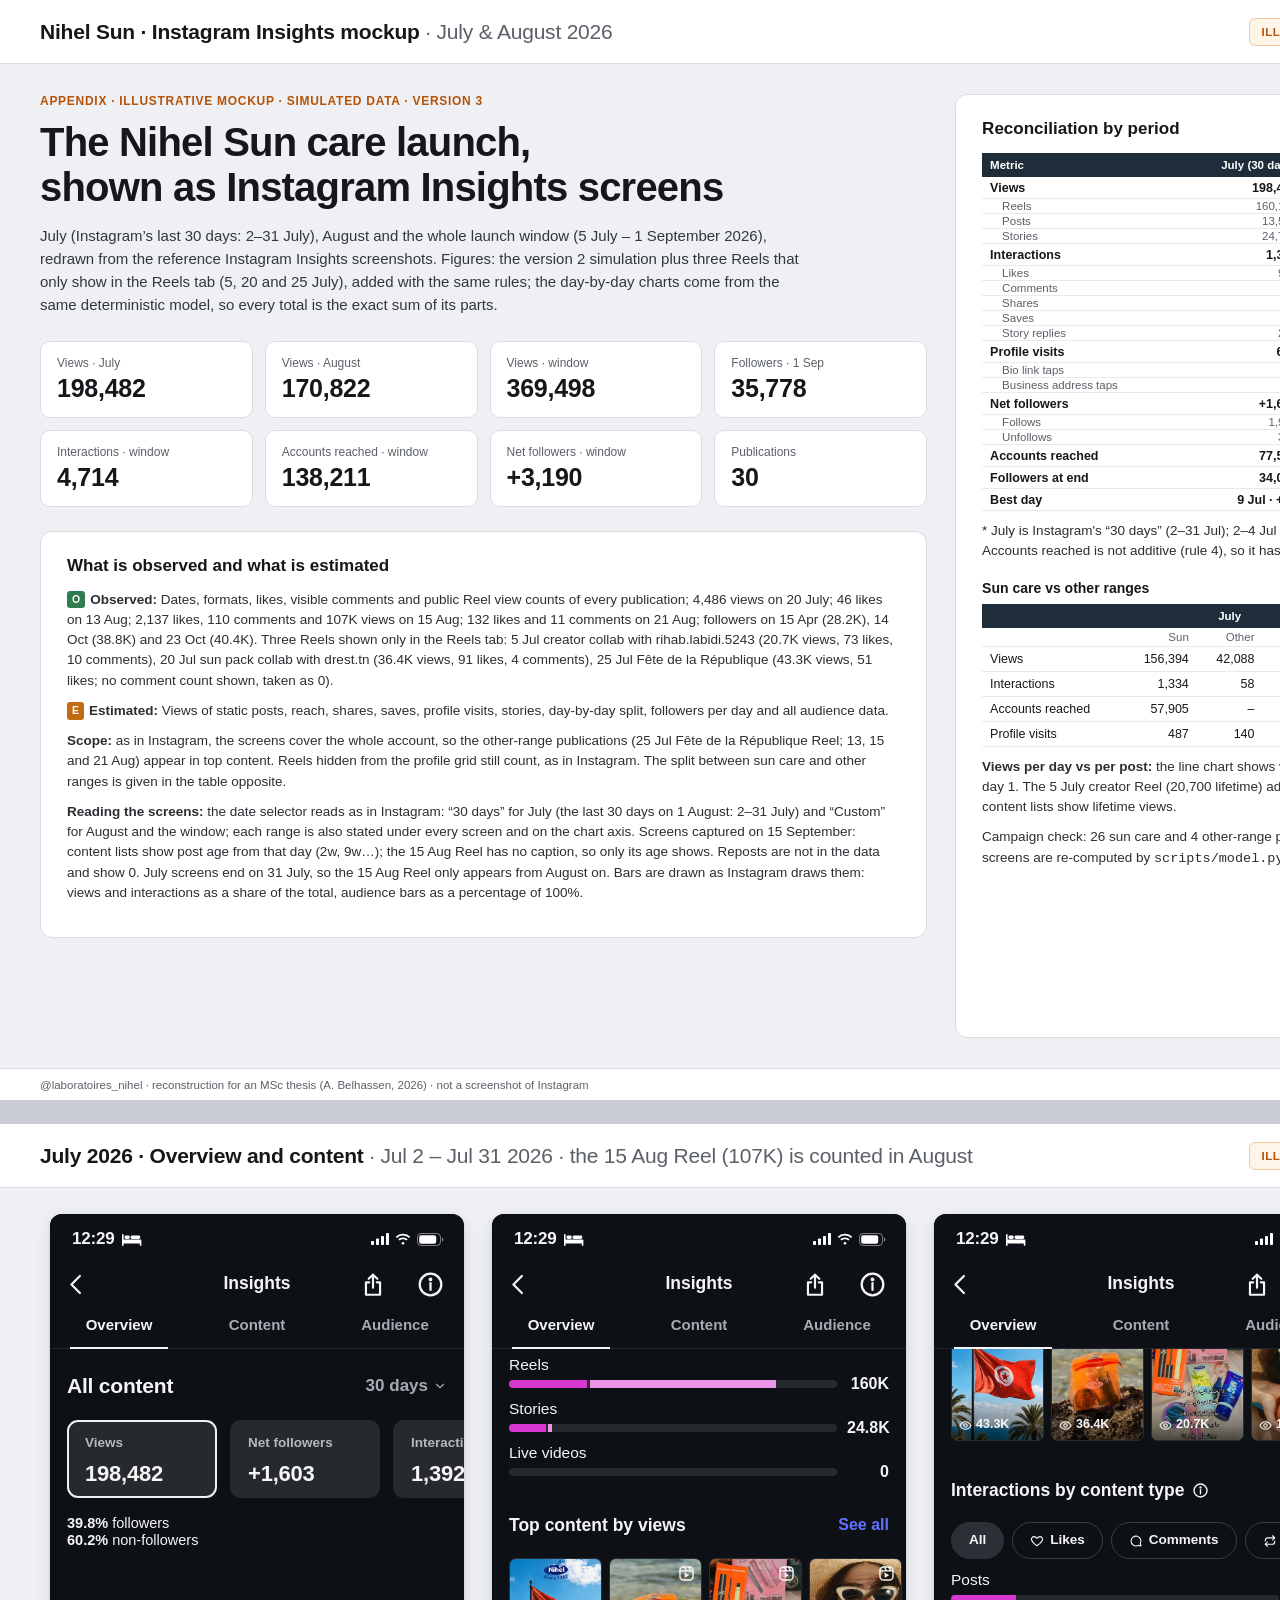
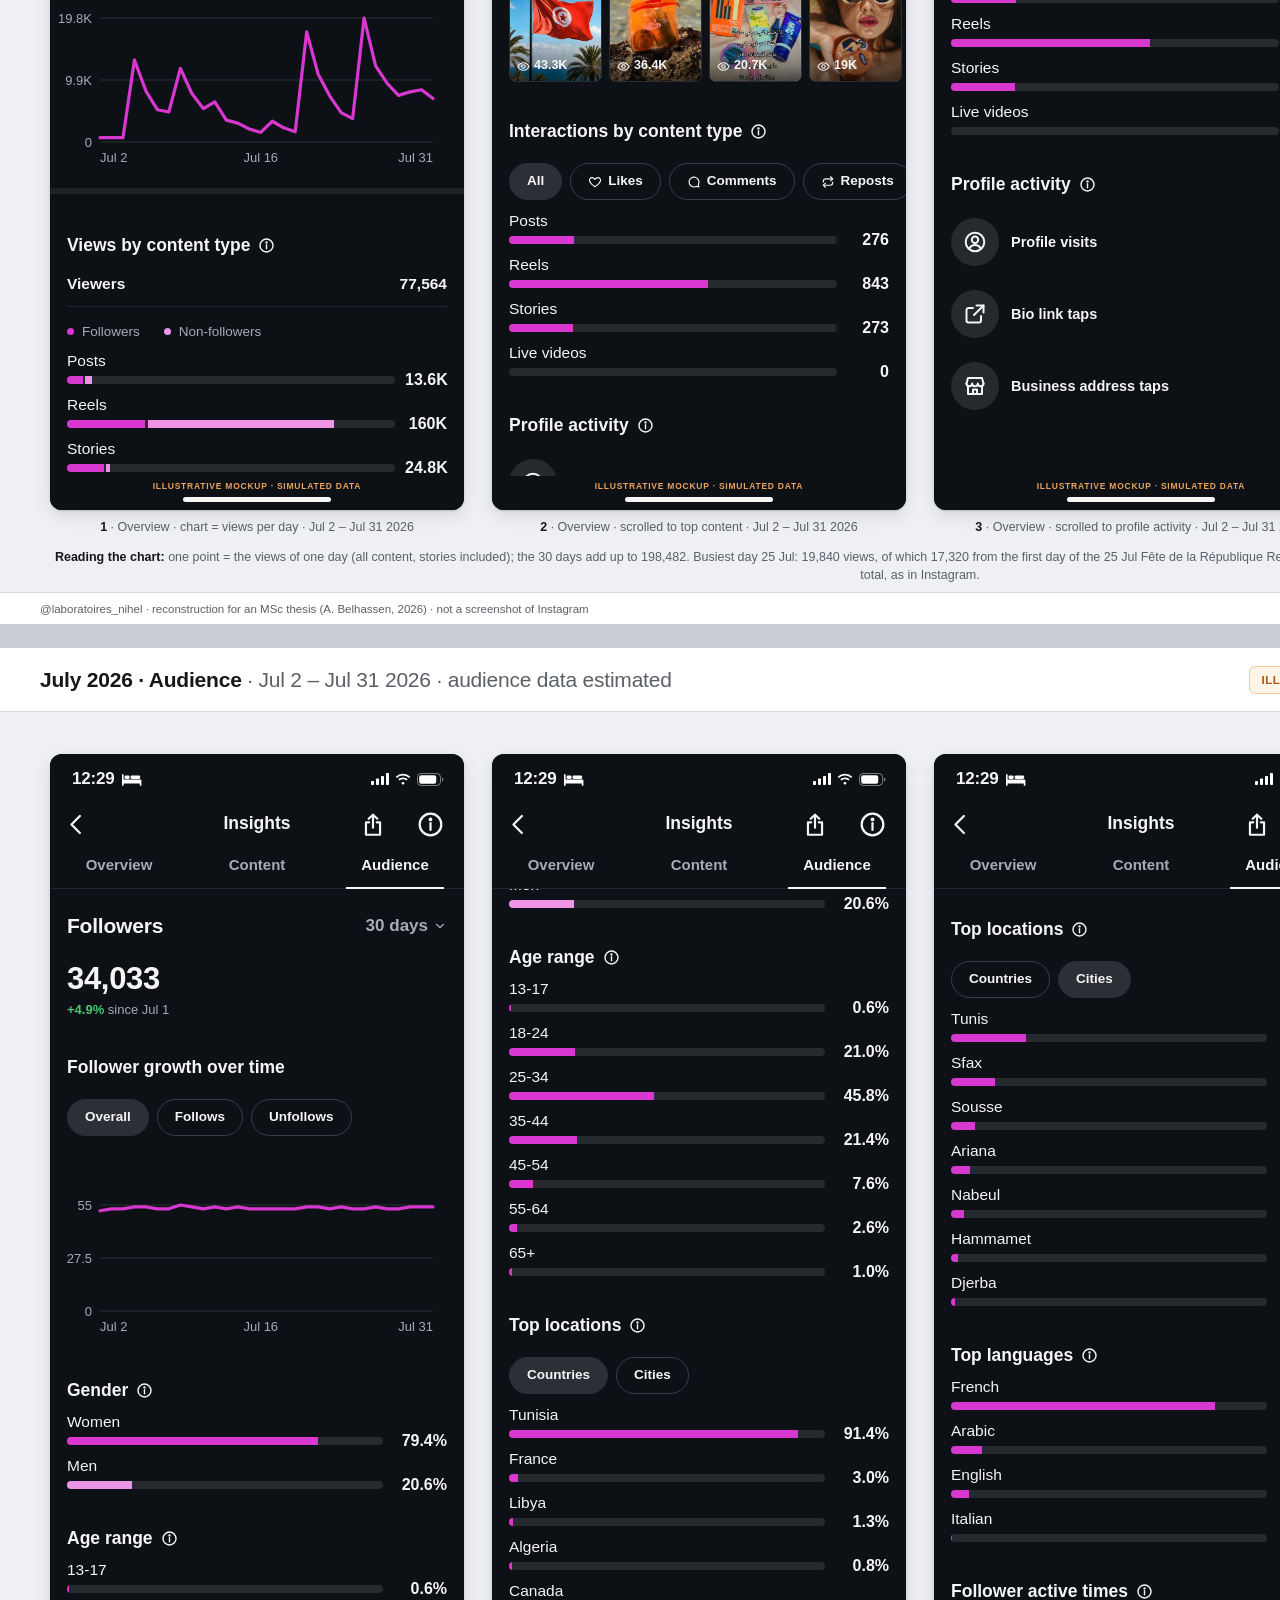
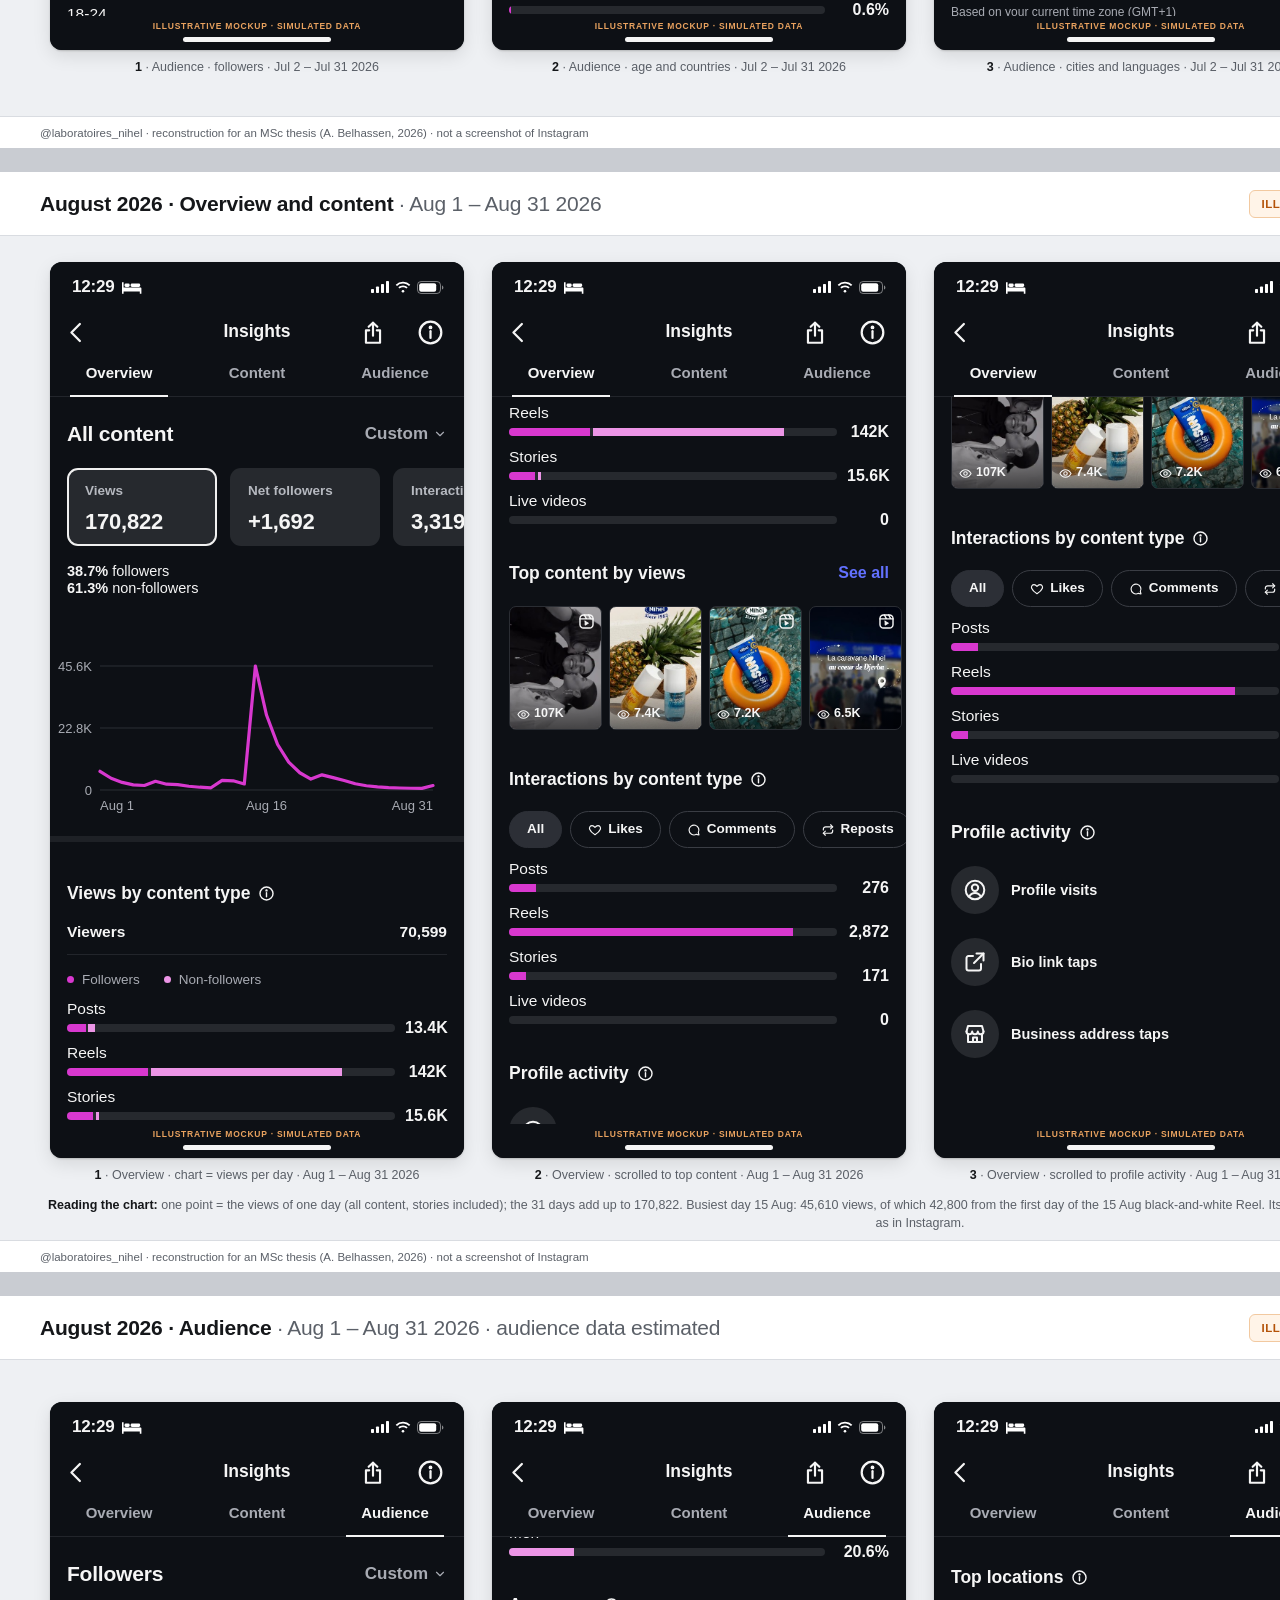
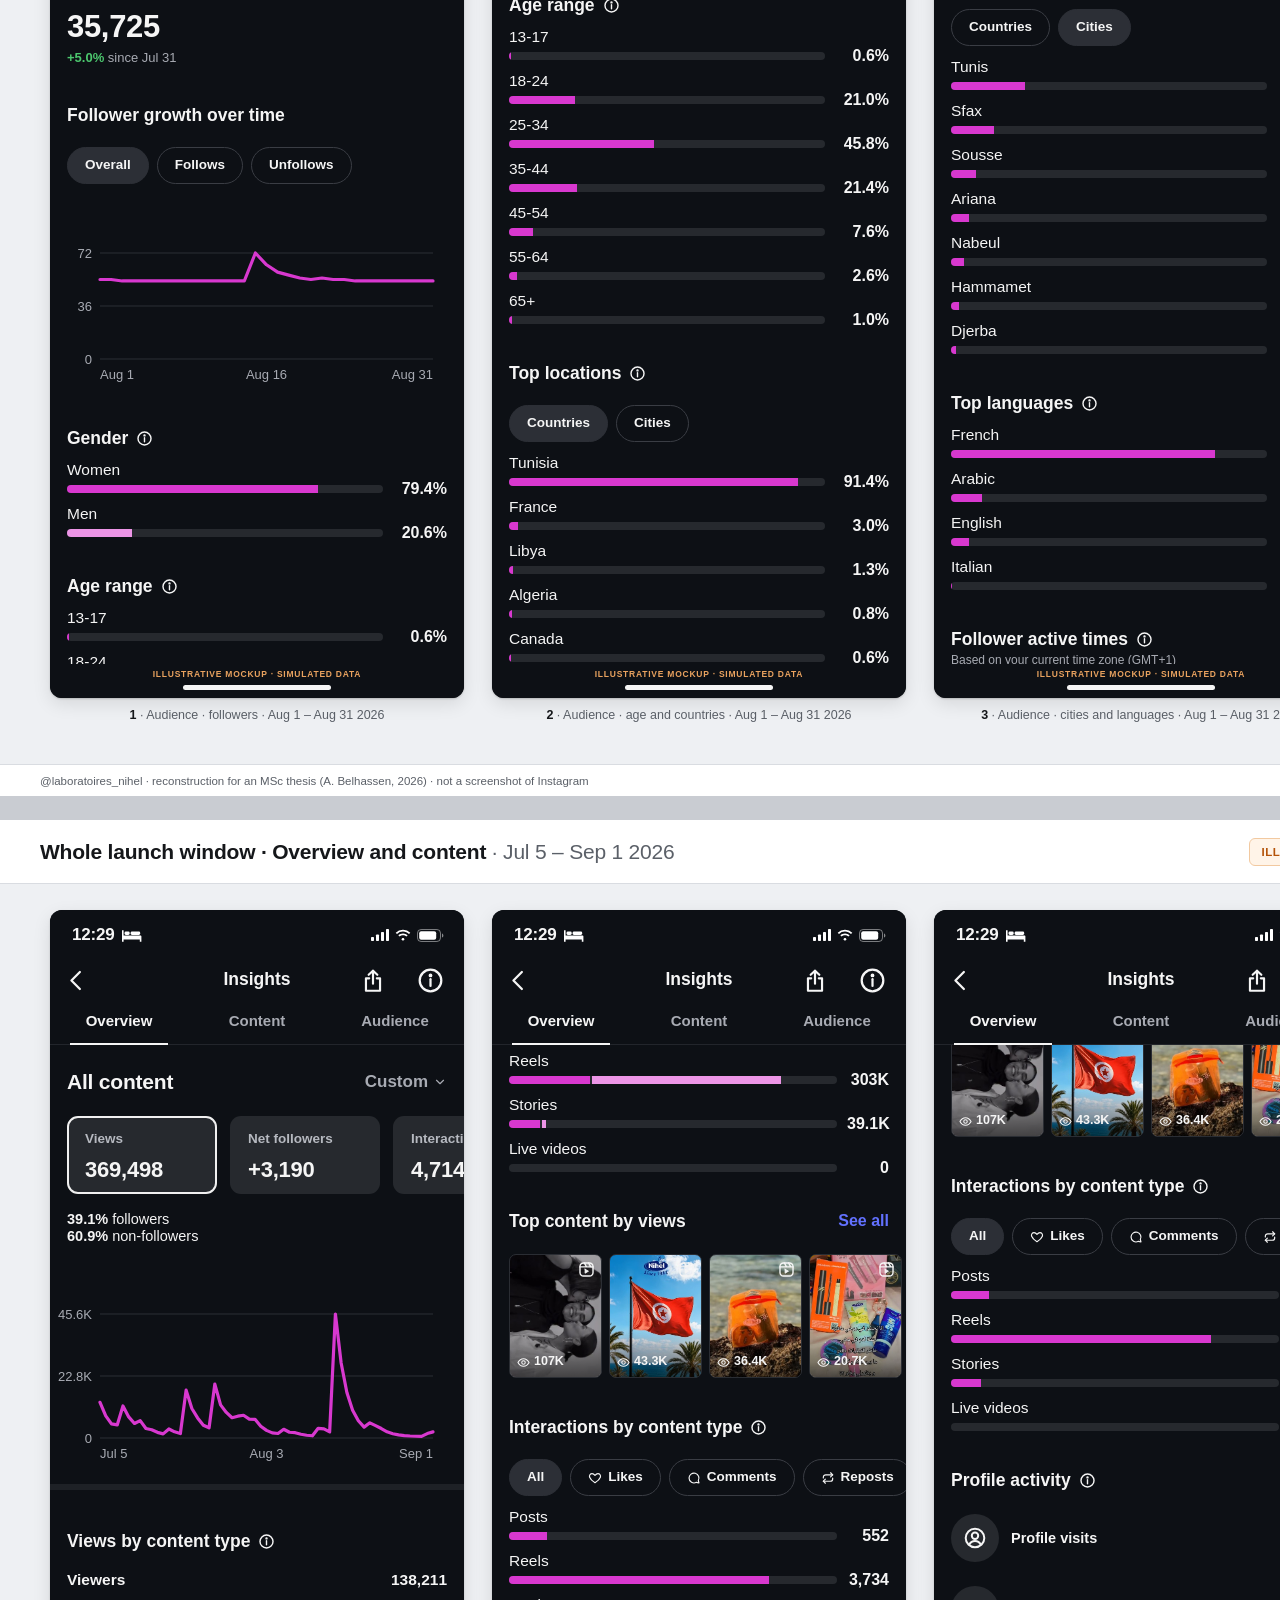
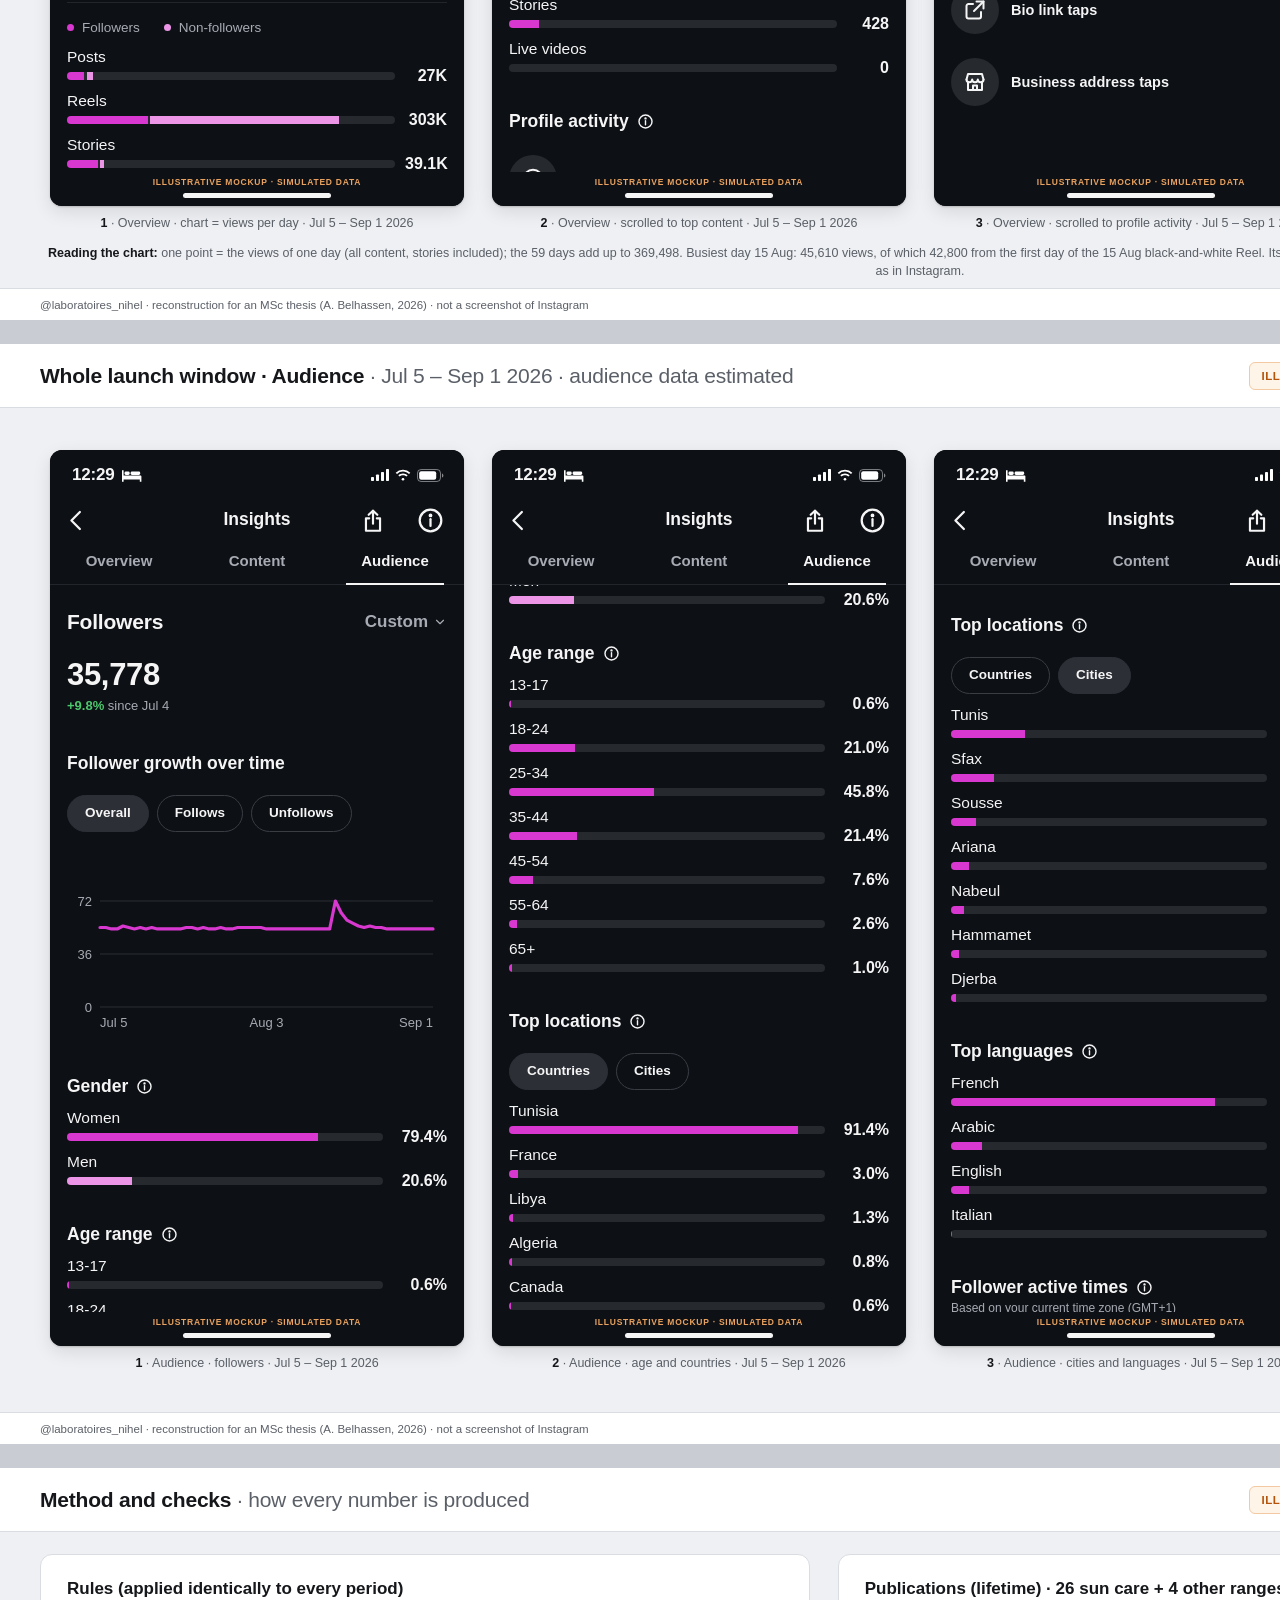
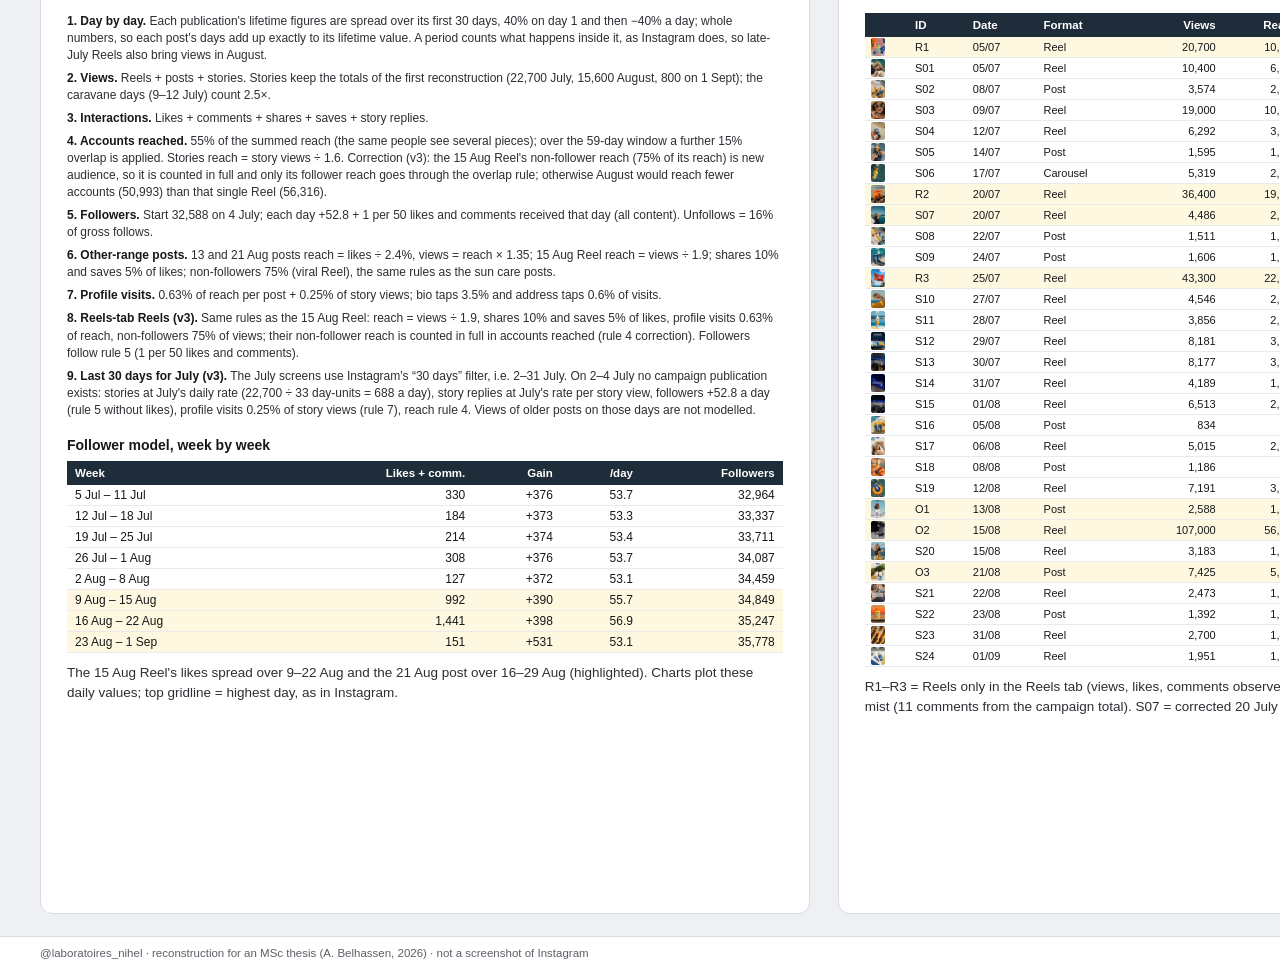
<file: src/index.html>
<!doctype html>
<html lang="en">
<head>
<meta charset="utf-8">
<meta name="viewport" content="width=device-width, initial-scale=1">
<title>Nihel Sun Insights Mockup</title>
<link rel="stylesheet" href="styles.css">
</head>
<body>
<script src="data.js"></script>
<script src="app.js"></script>
</body>
</html>
</file>
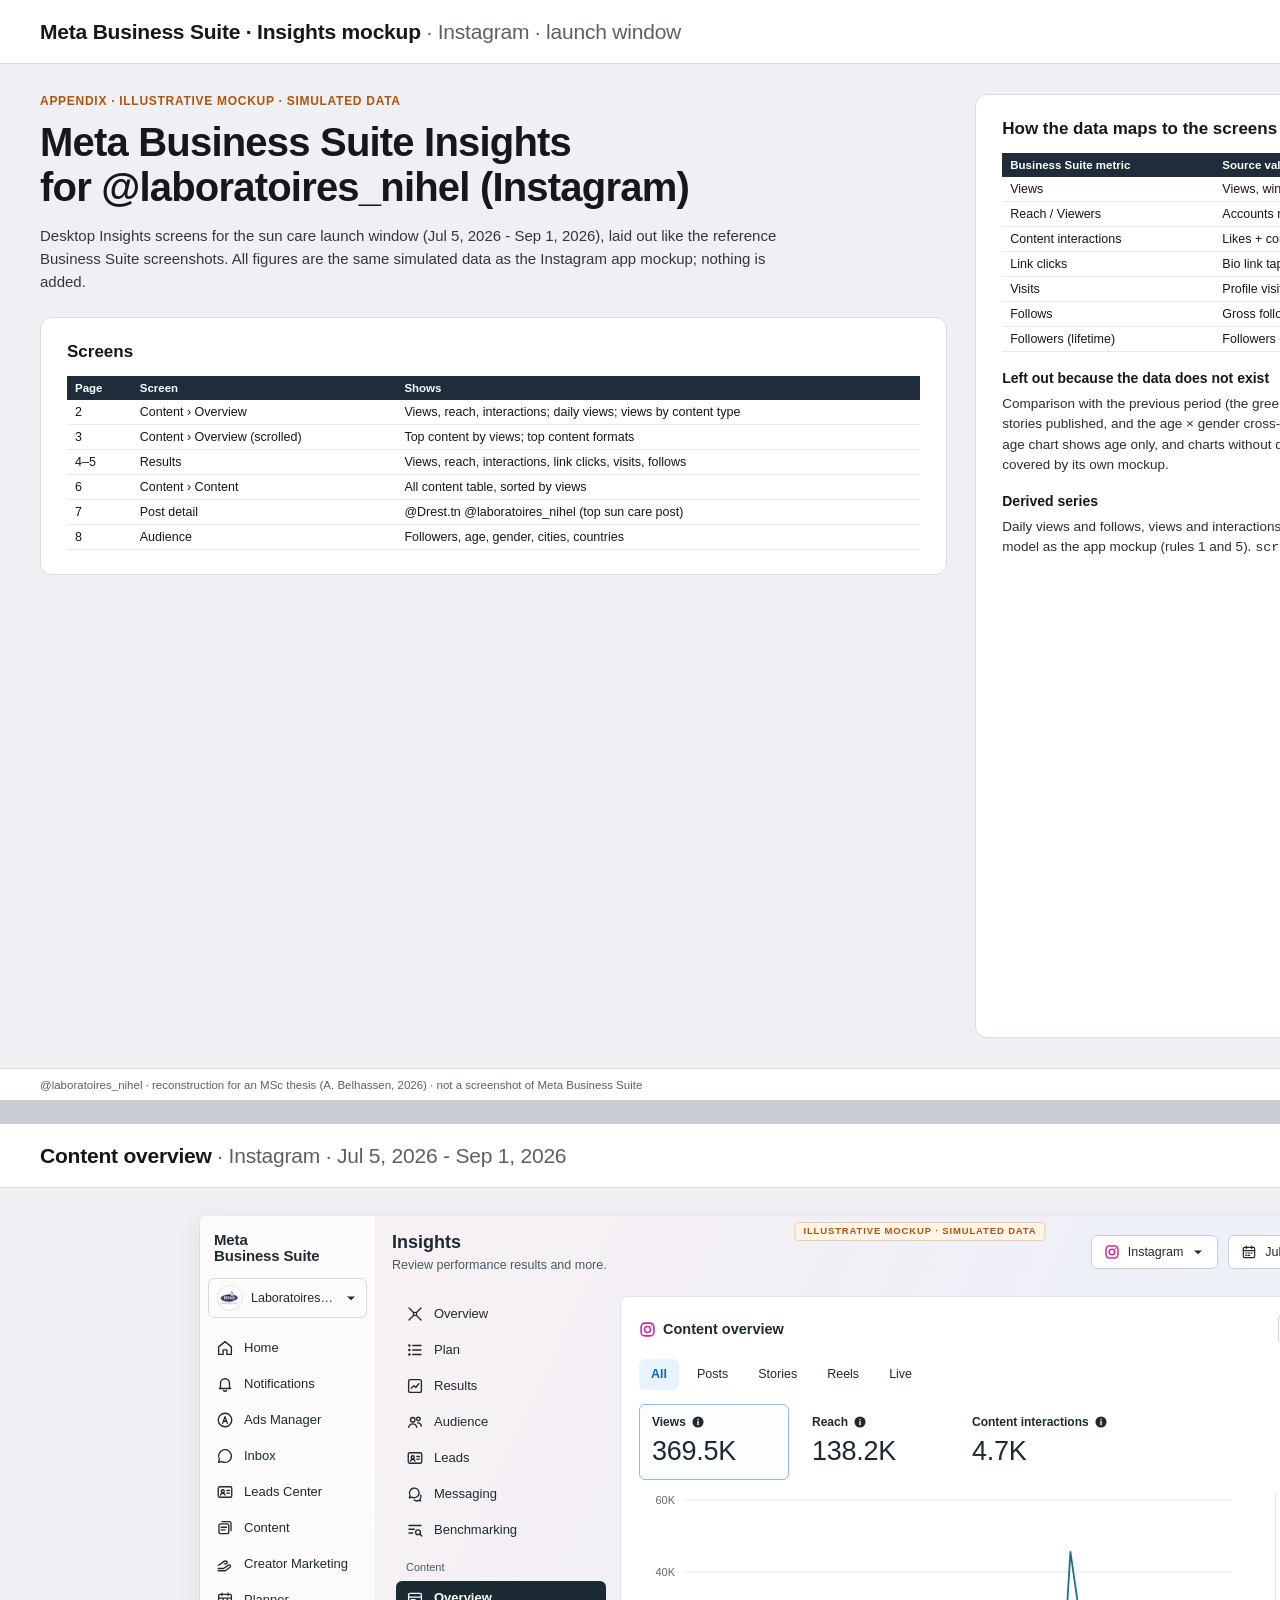
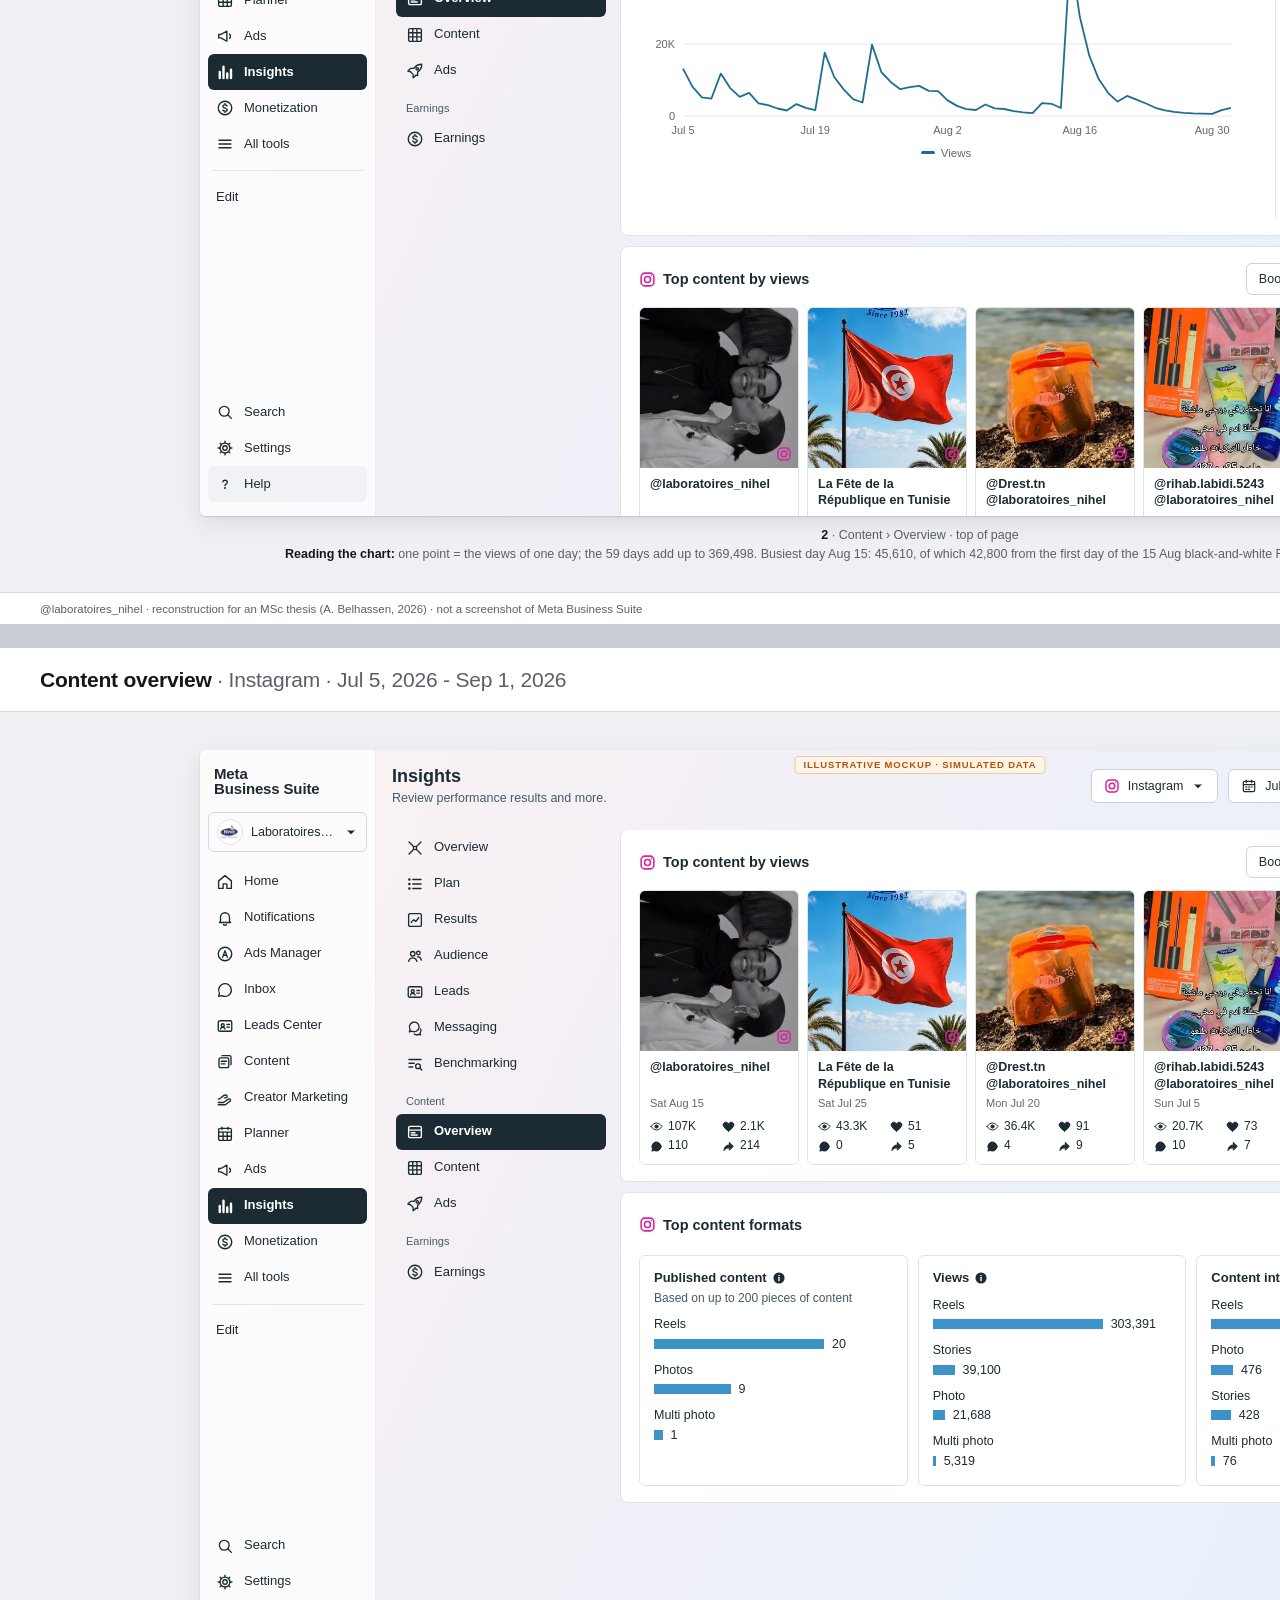
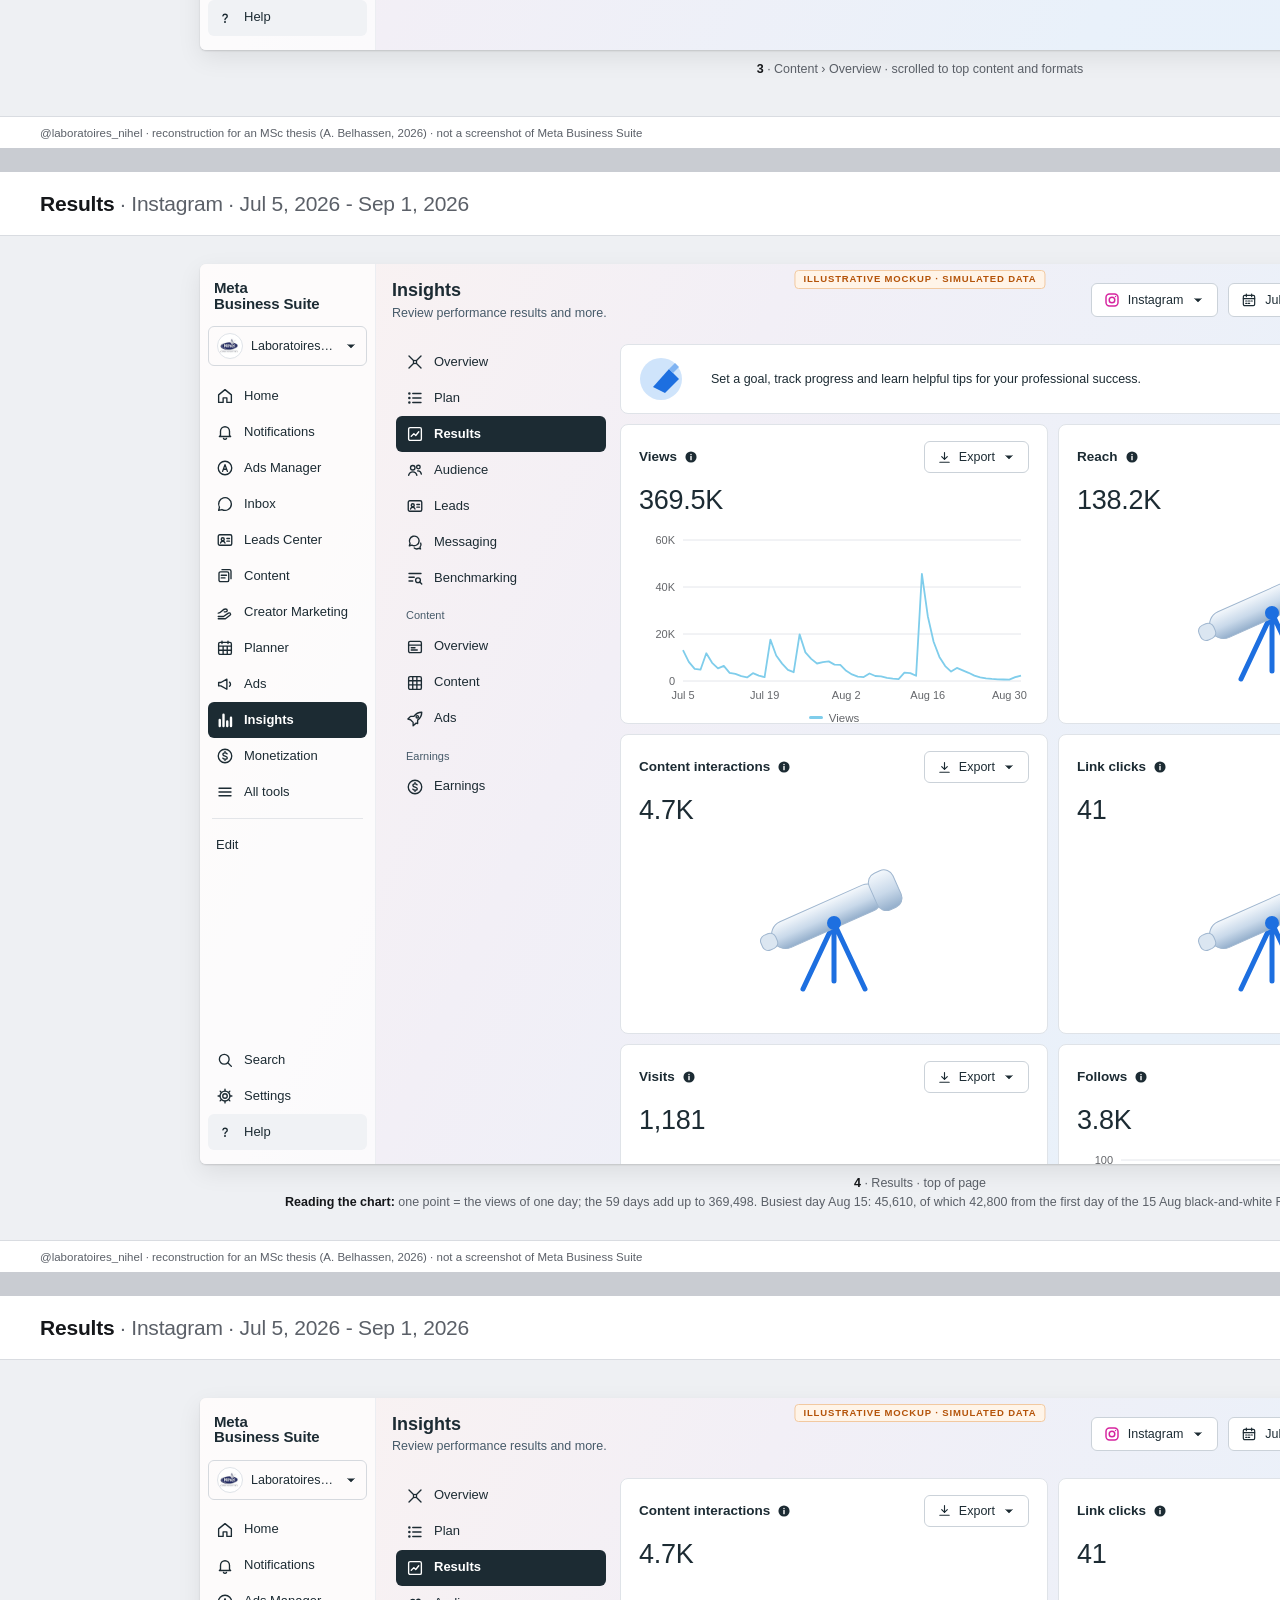
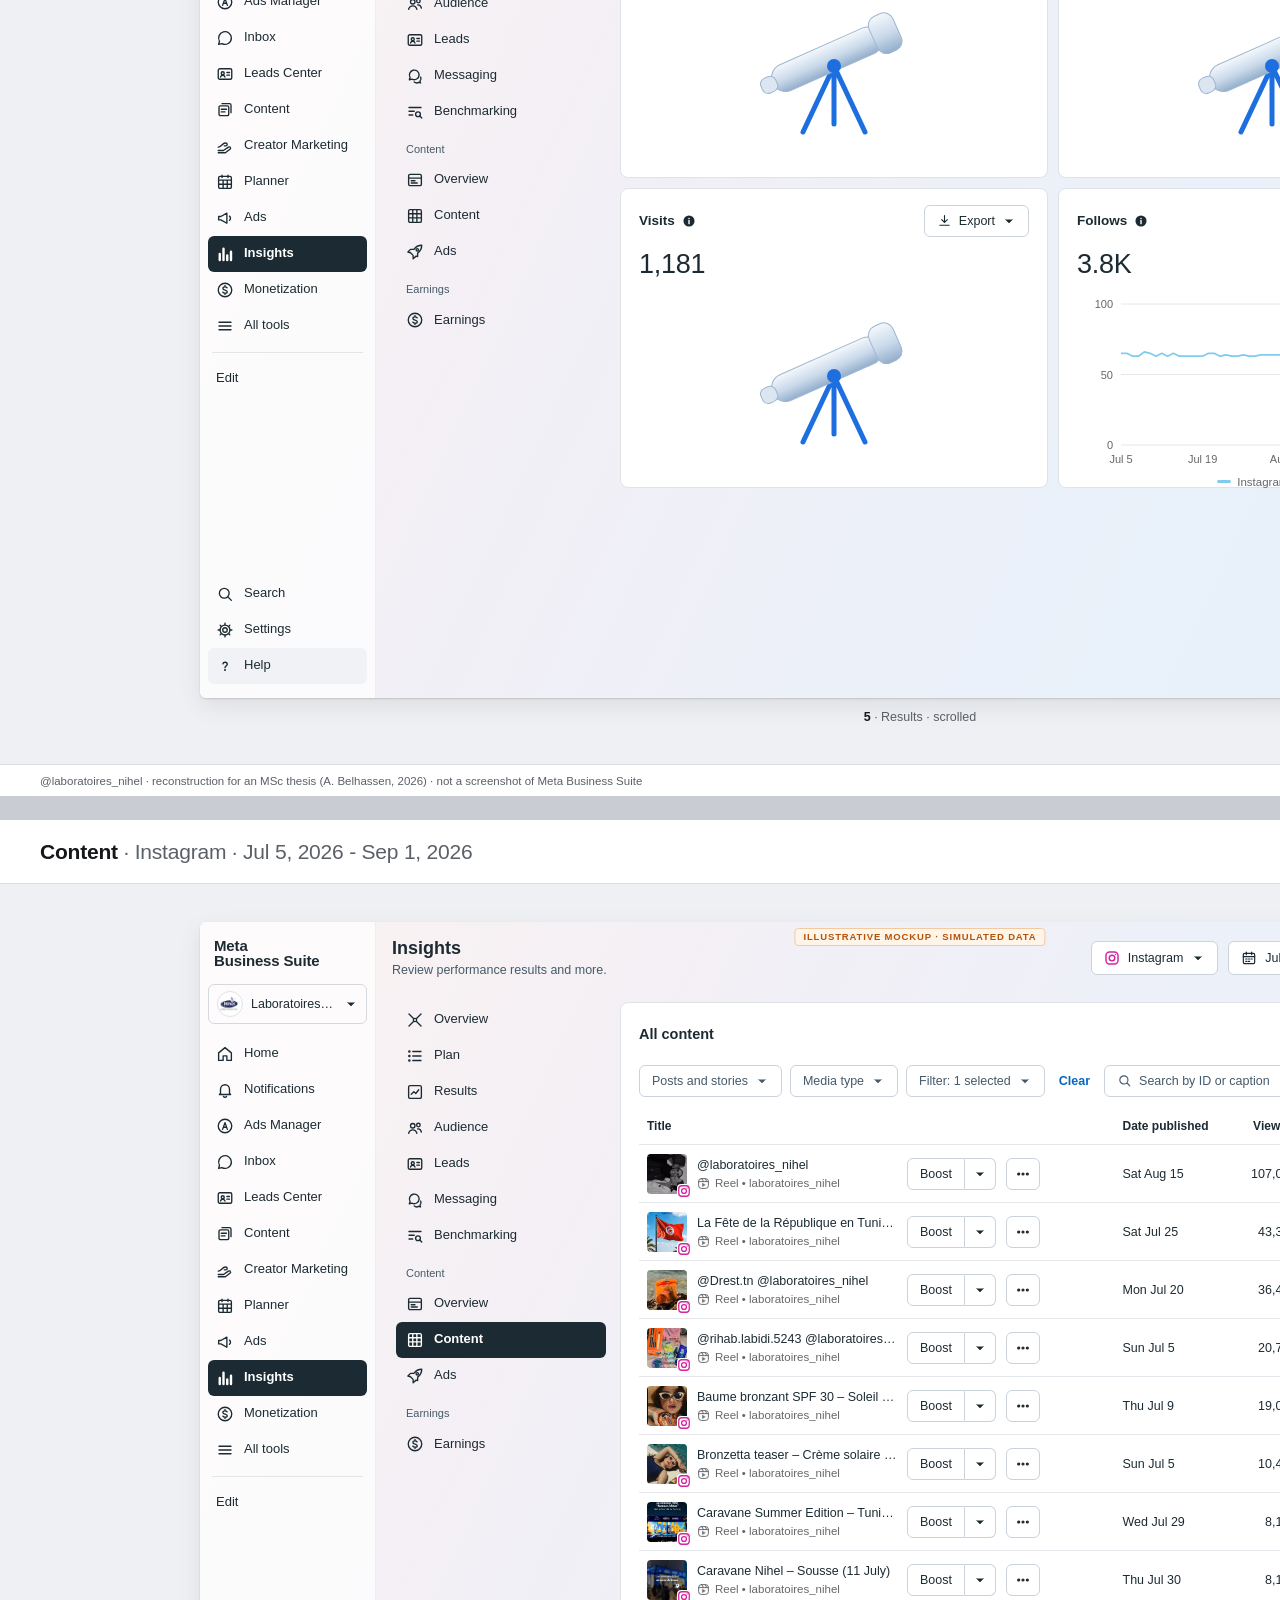
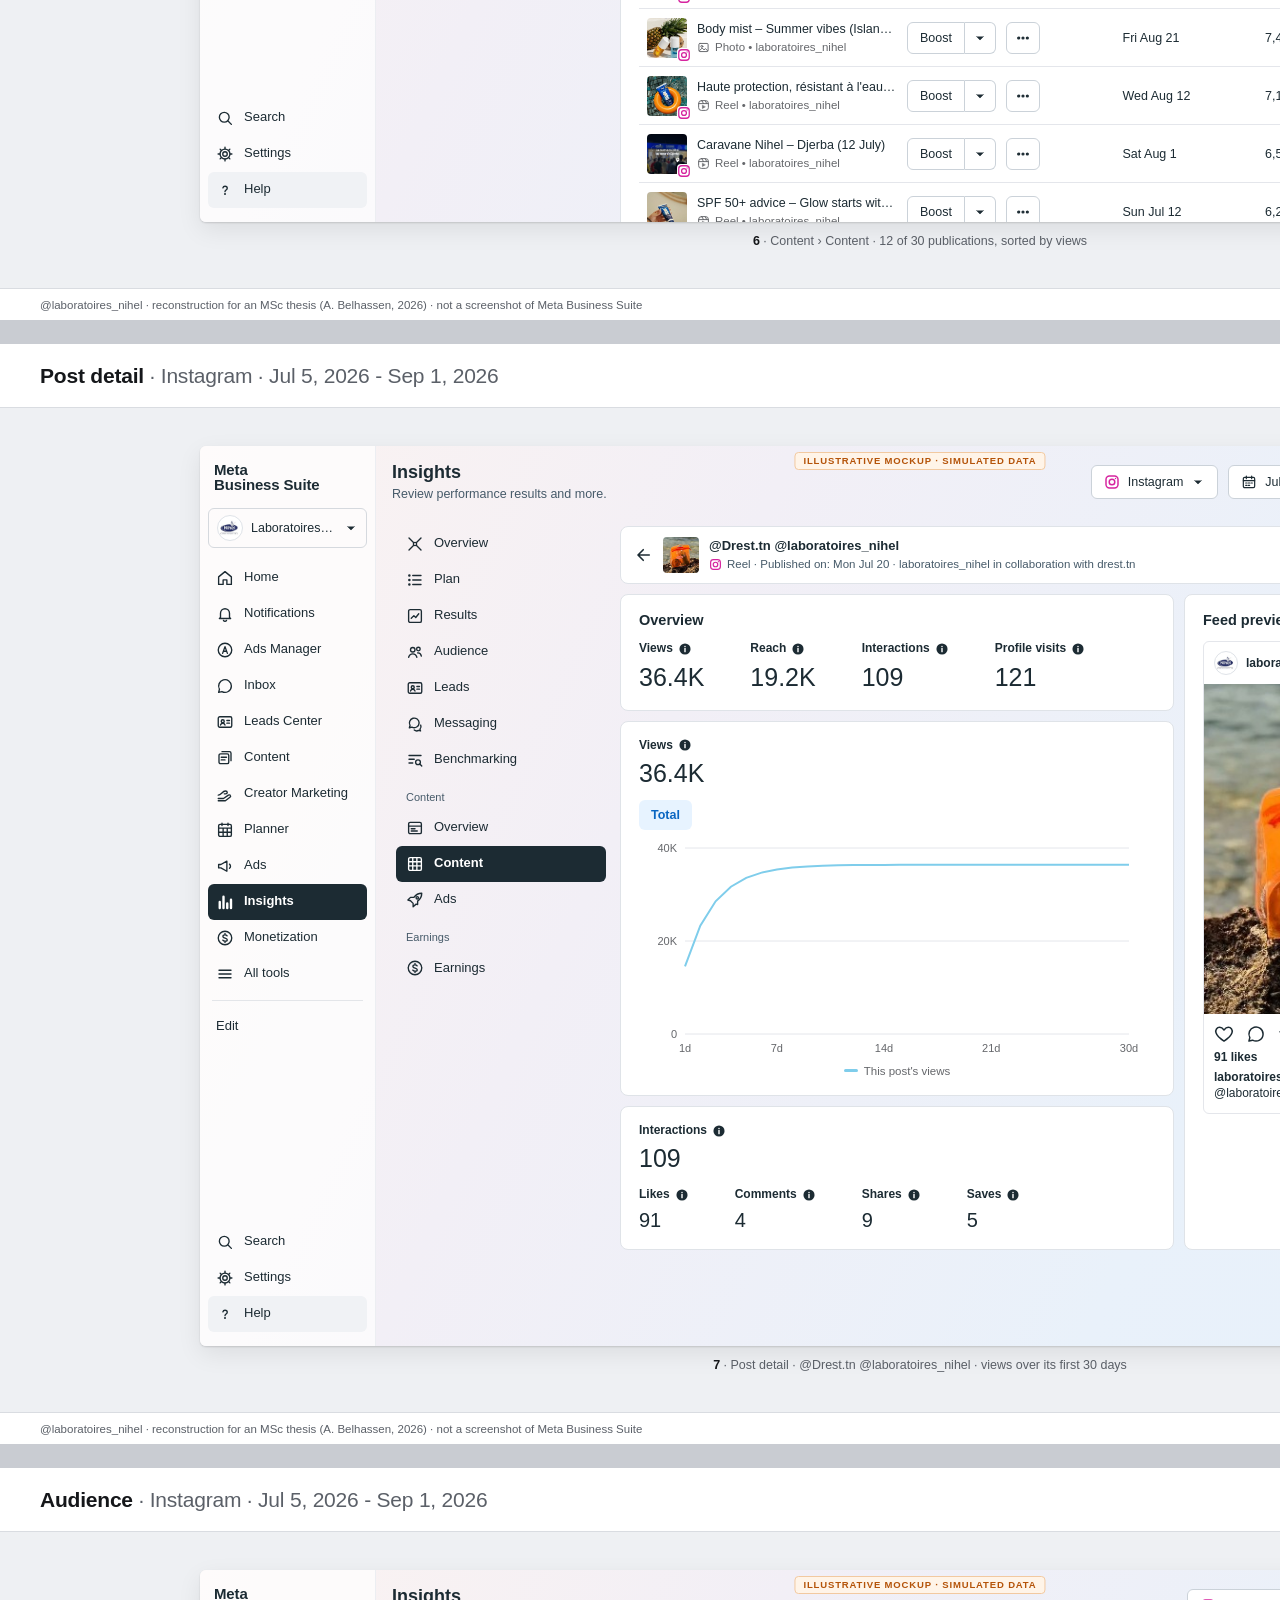
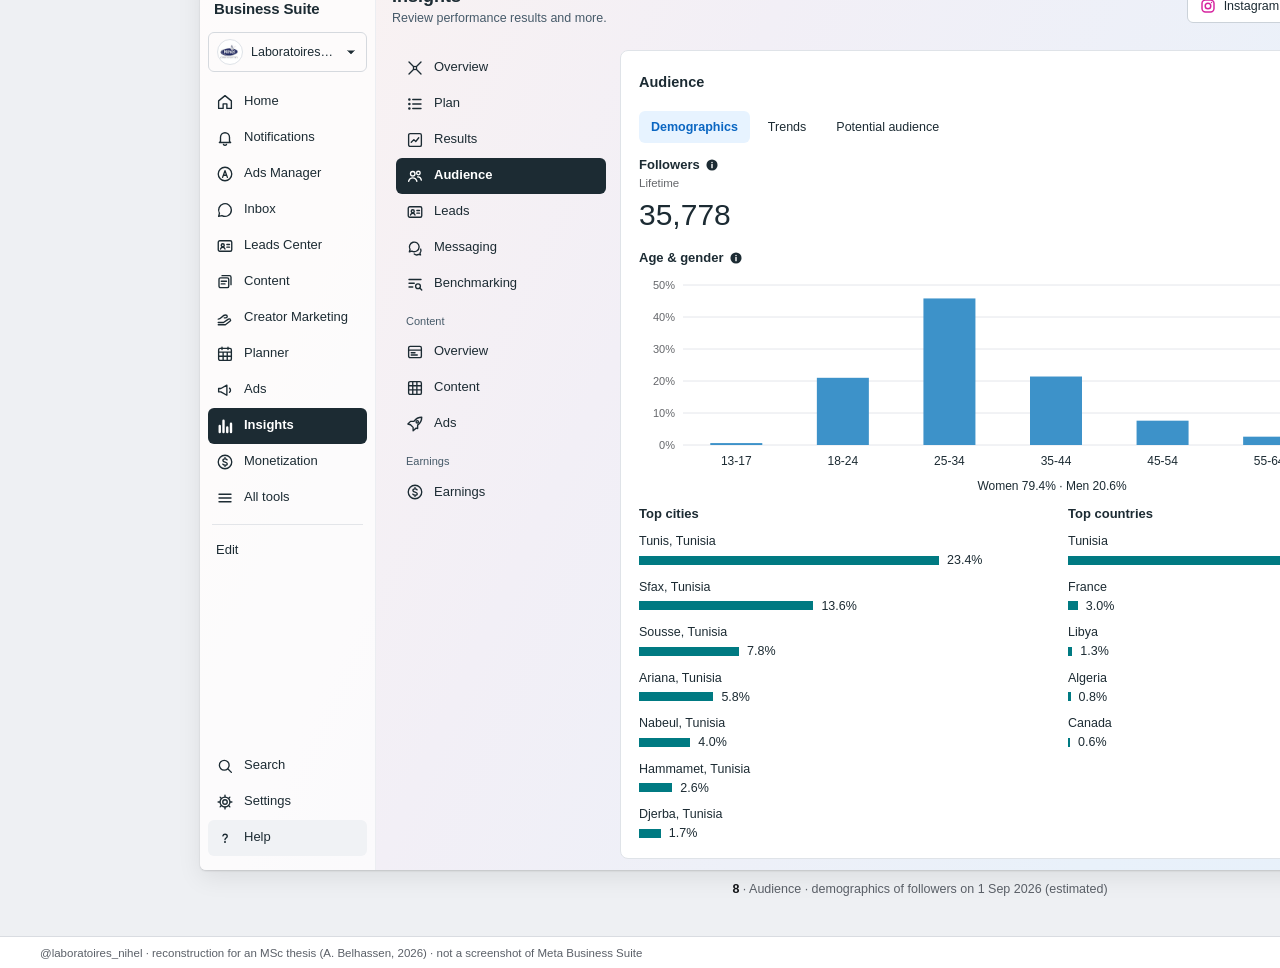
<file: src/business.html>
<!doctype html>
<html lang="en">
<head>
<meta charset="utf-8">
<meta name="viewport" content="width=device-width, initial-scale=1">
<title>Nihel Business Suite Mockup</title>
<link rel="stylesheet" href="styles.css">
<link rel="stylesheet" href="business.css">
</head>
<body>
<script src="data.js"></script>
<script src="business.js"></script>
</body>
</html>
</file>
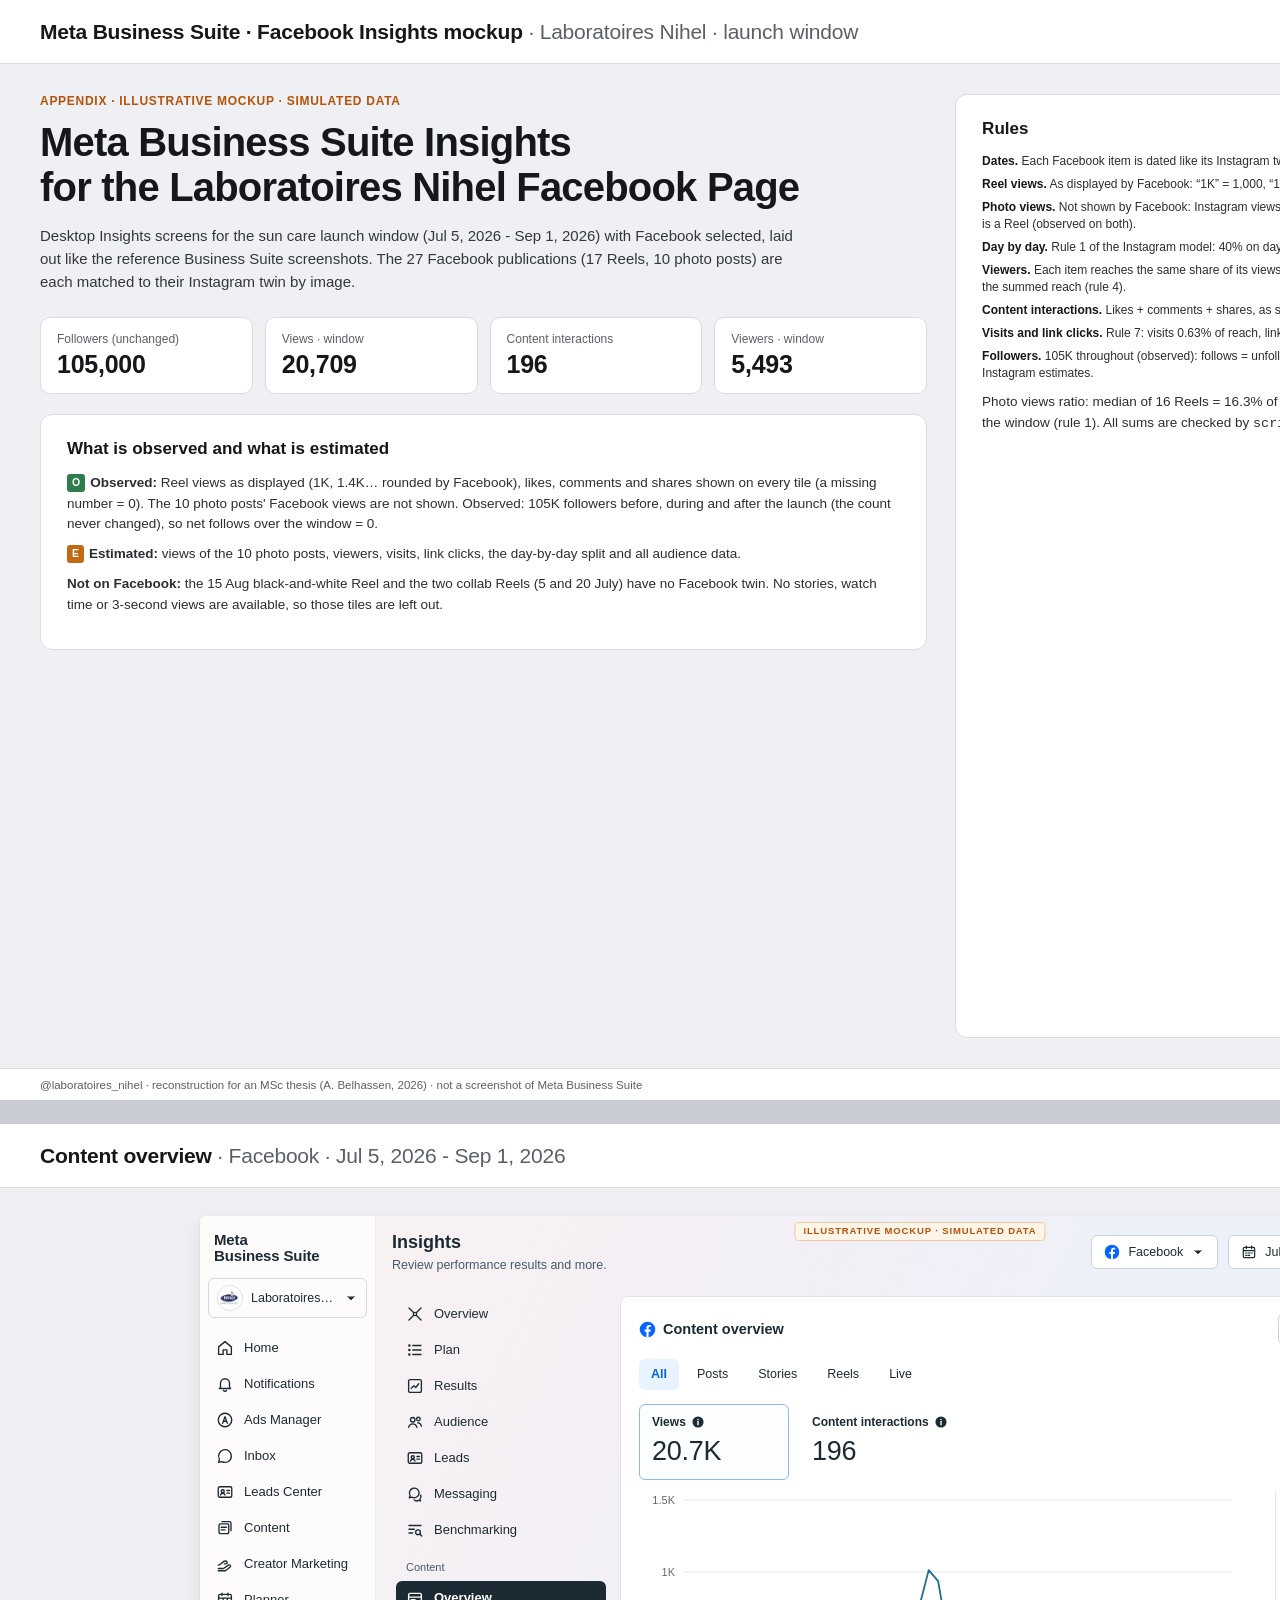
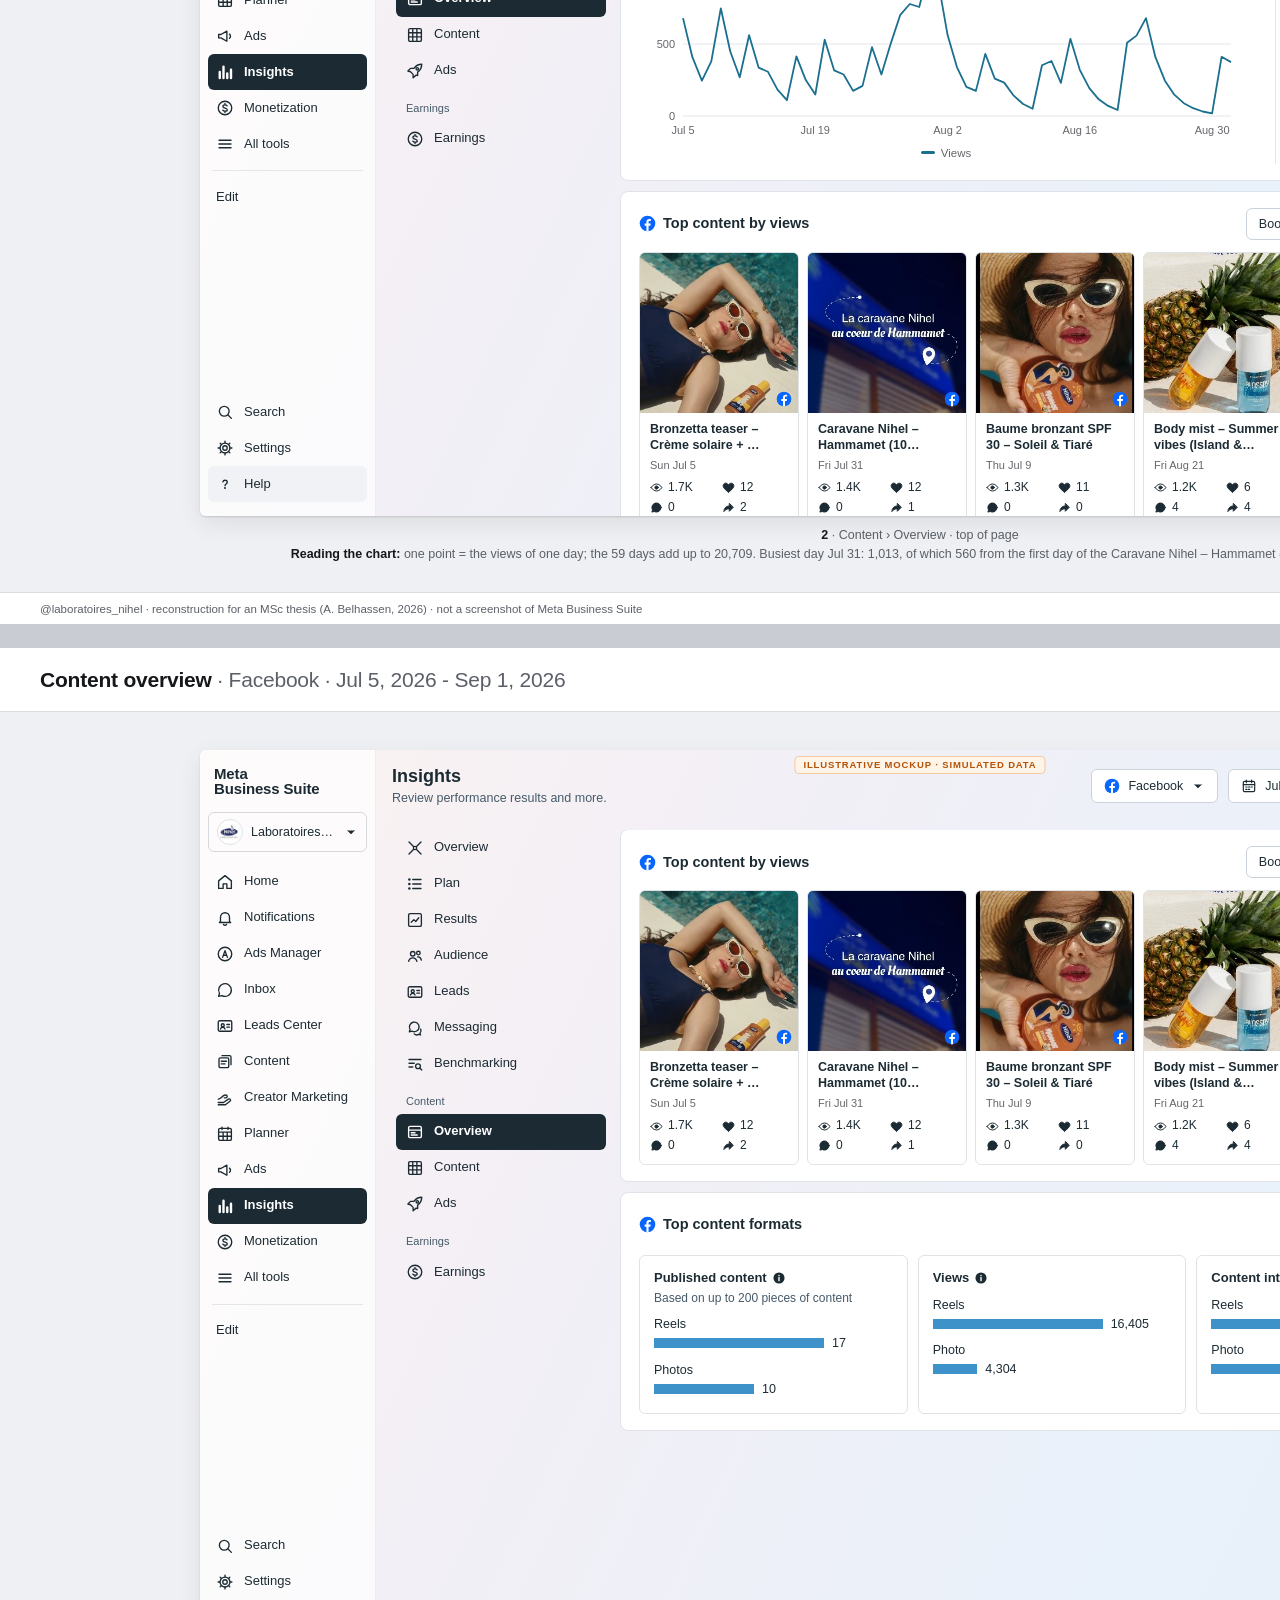
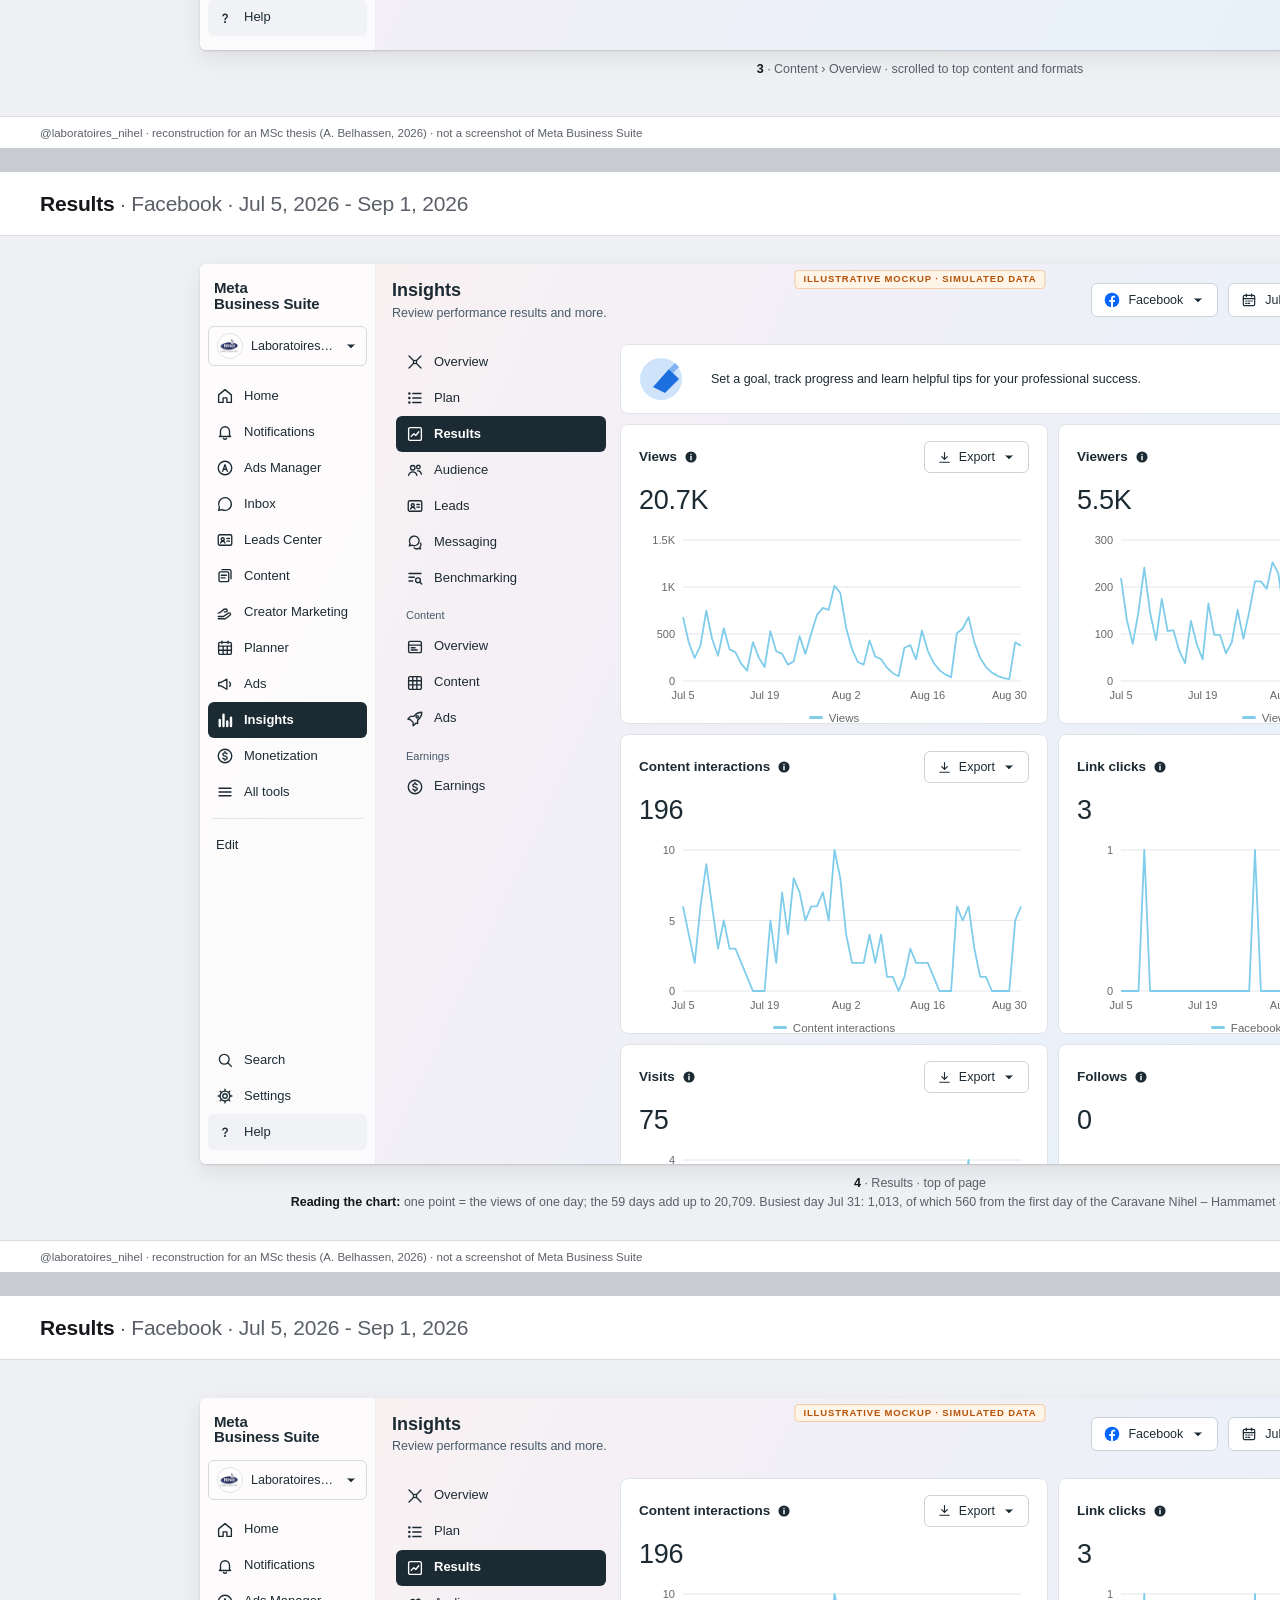
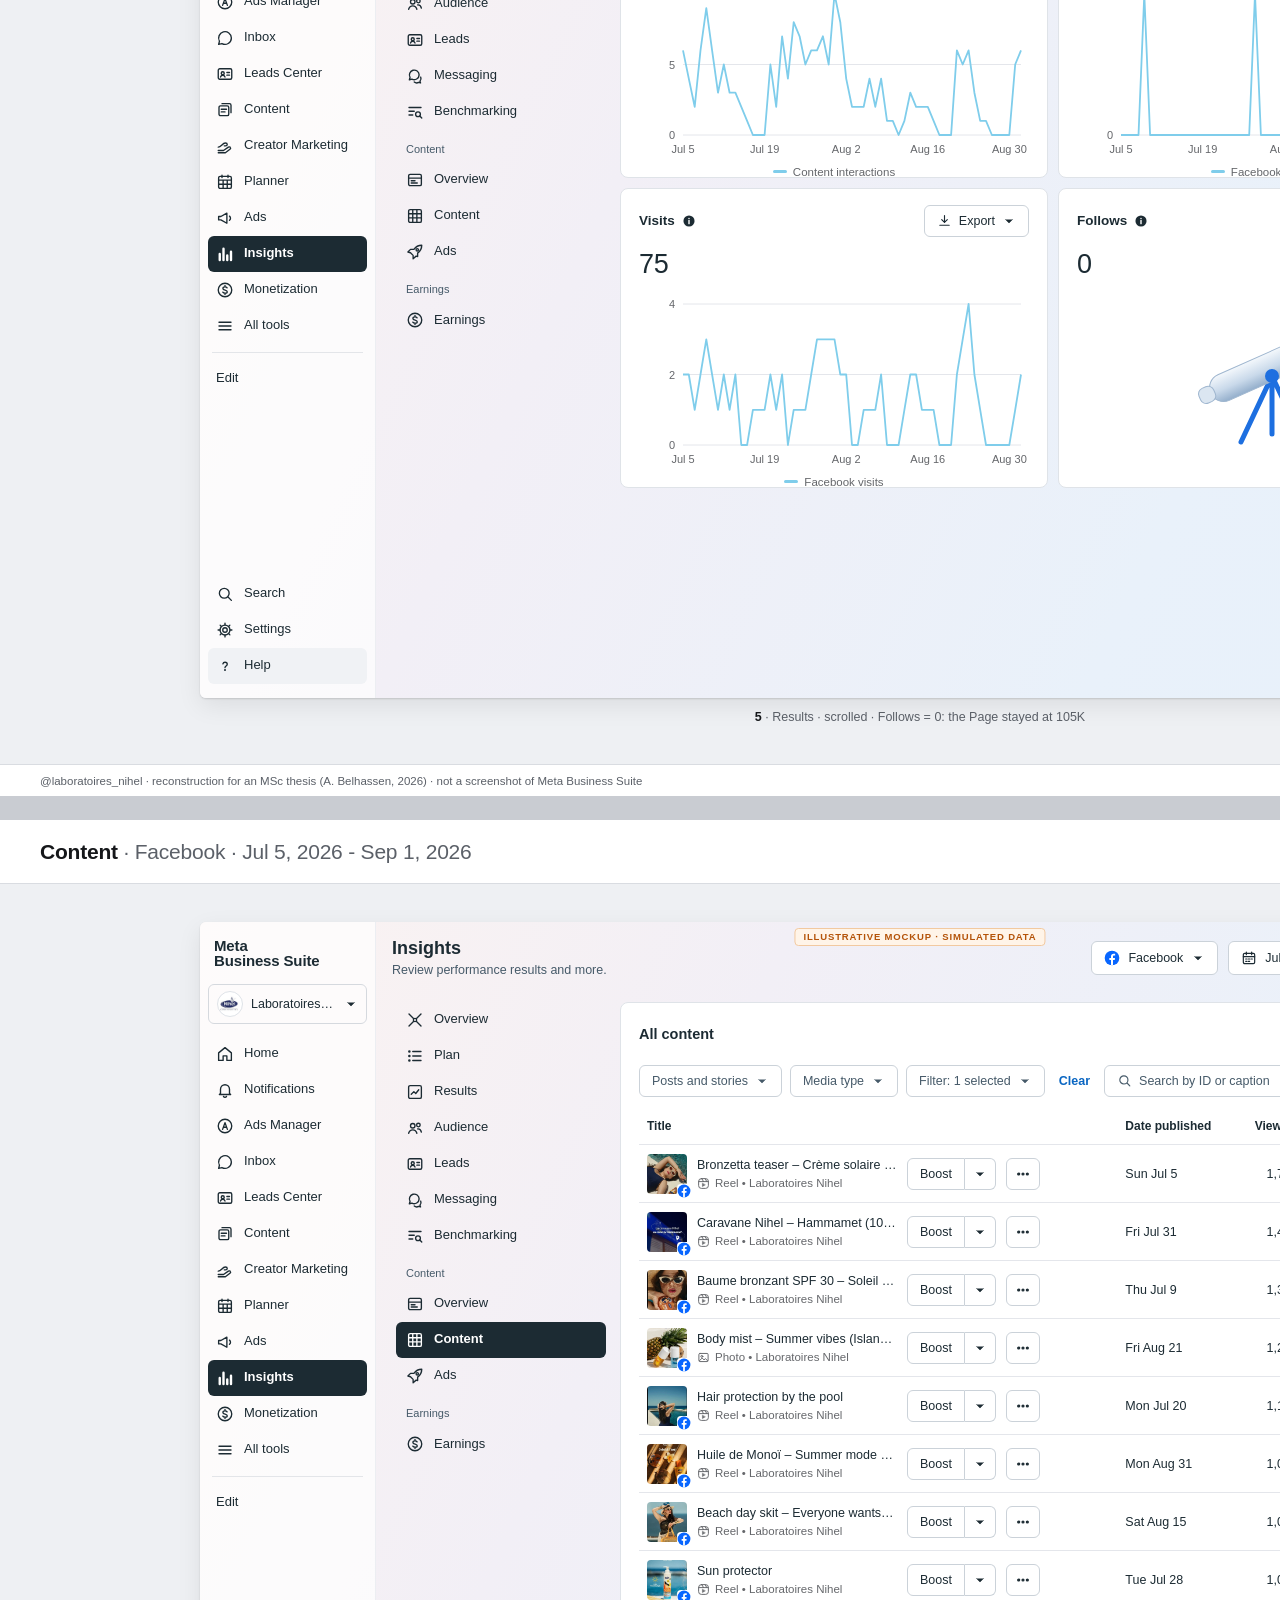
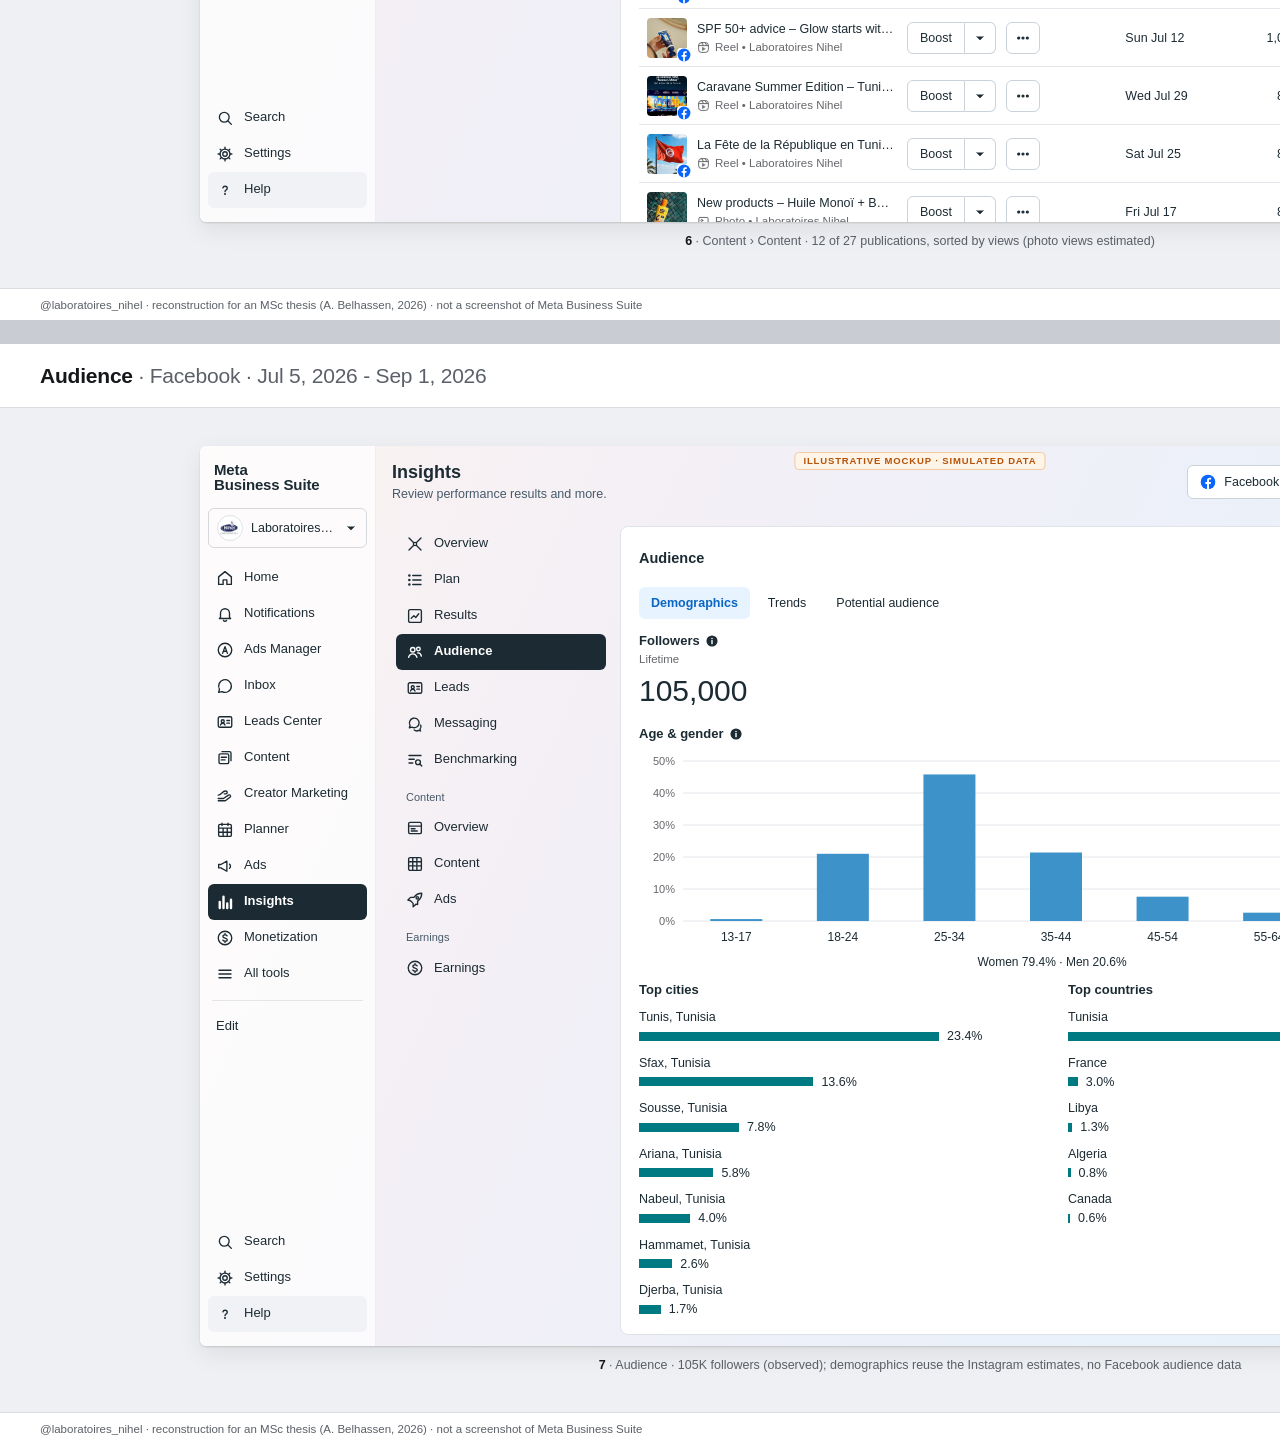
<file: src/facebook.html>
<!doctype html>
<html lang="en">
<head>
<meta charset="utf-8">
<meta name="viewport" content="width=device-width, initial-scale=1">
<title>Nihel Facebook Business Suite</title>
<link rel="stylesheet" href="styles.css">
<link rel="stylesheet" href="business.css">
</head>
<body>
<script>window.PLATFORM = "facebook";</script>
<script src="data.js"></script>
<script src="facebook_data.js"></script>
<script src="business.js"></script>
</body>
</html>
</file>
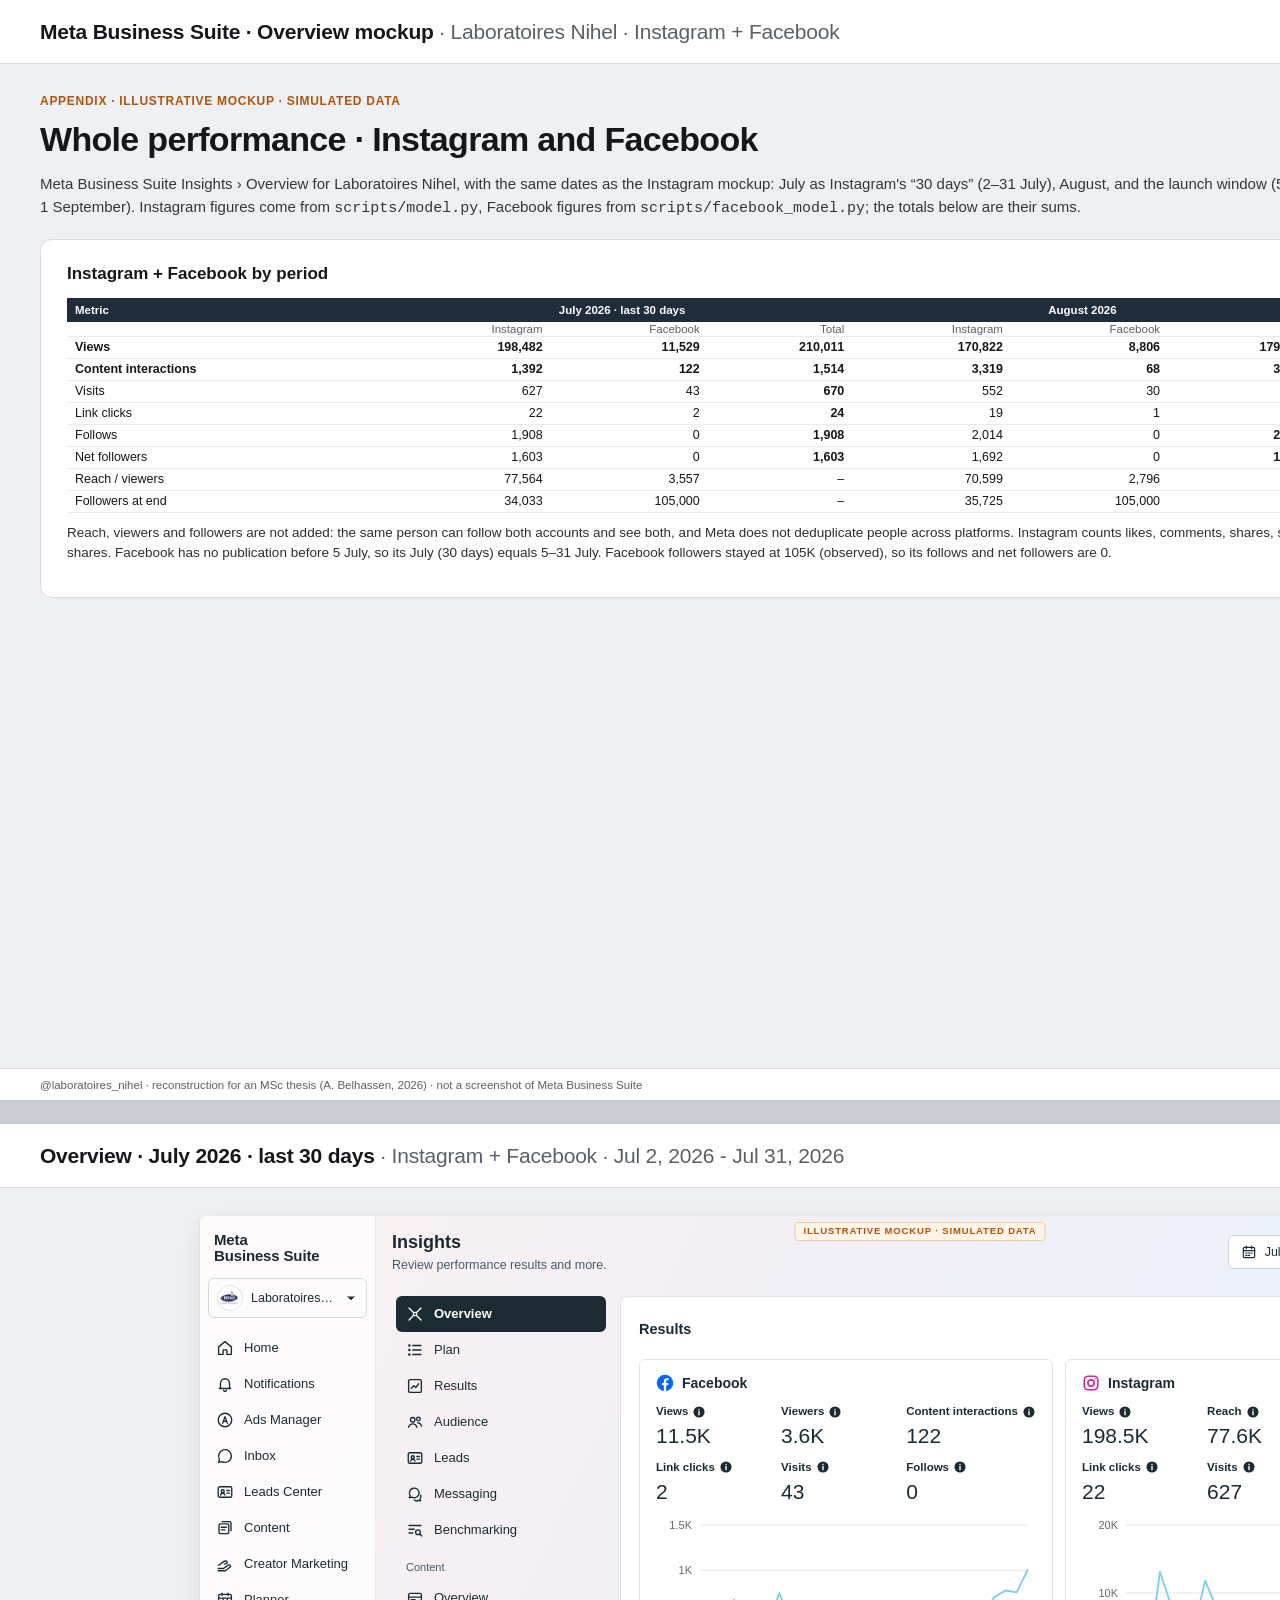
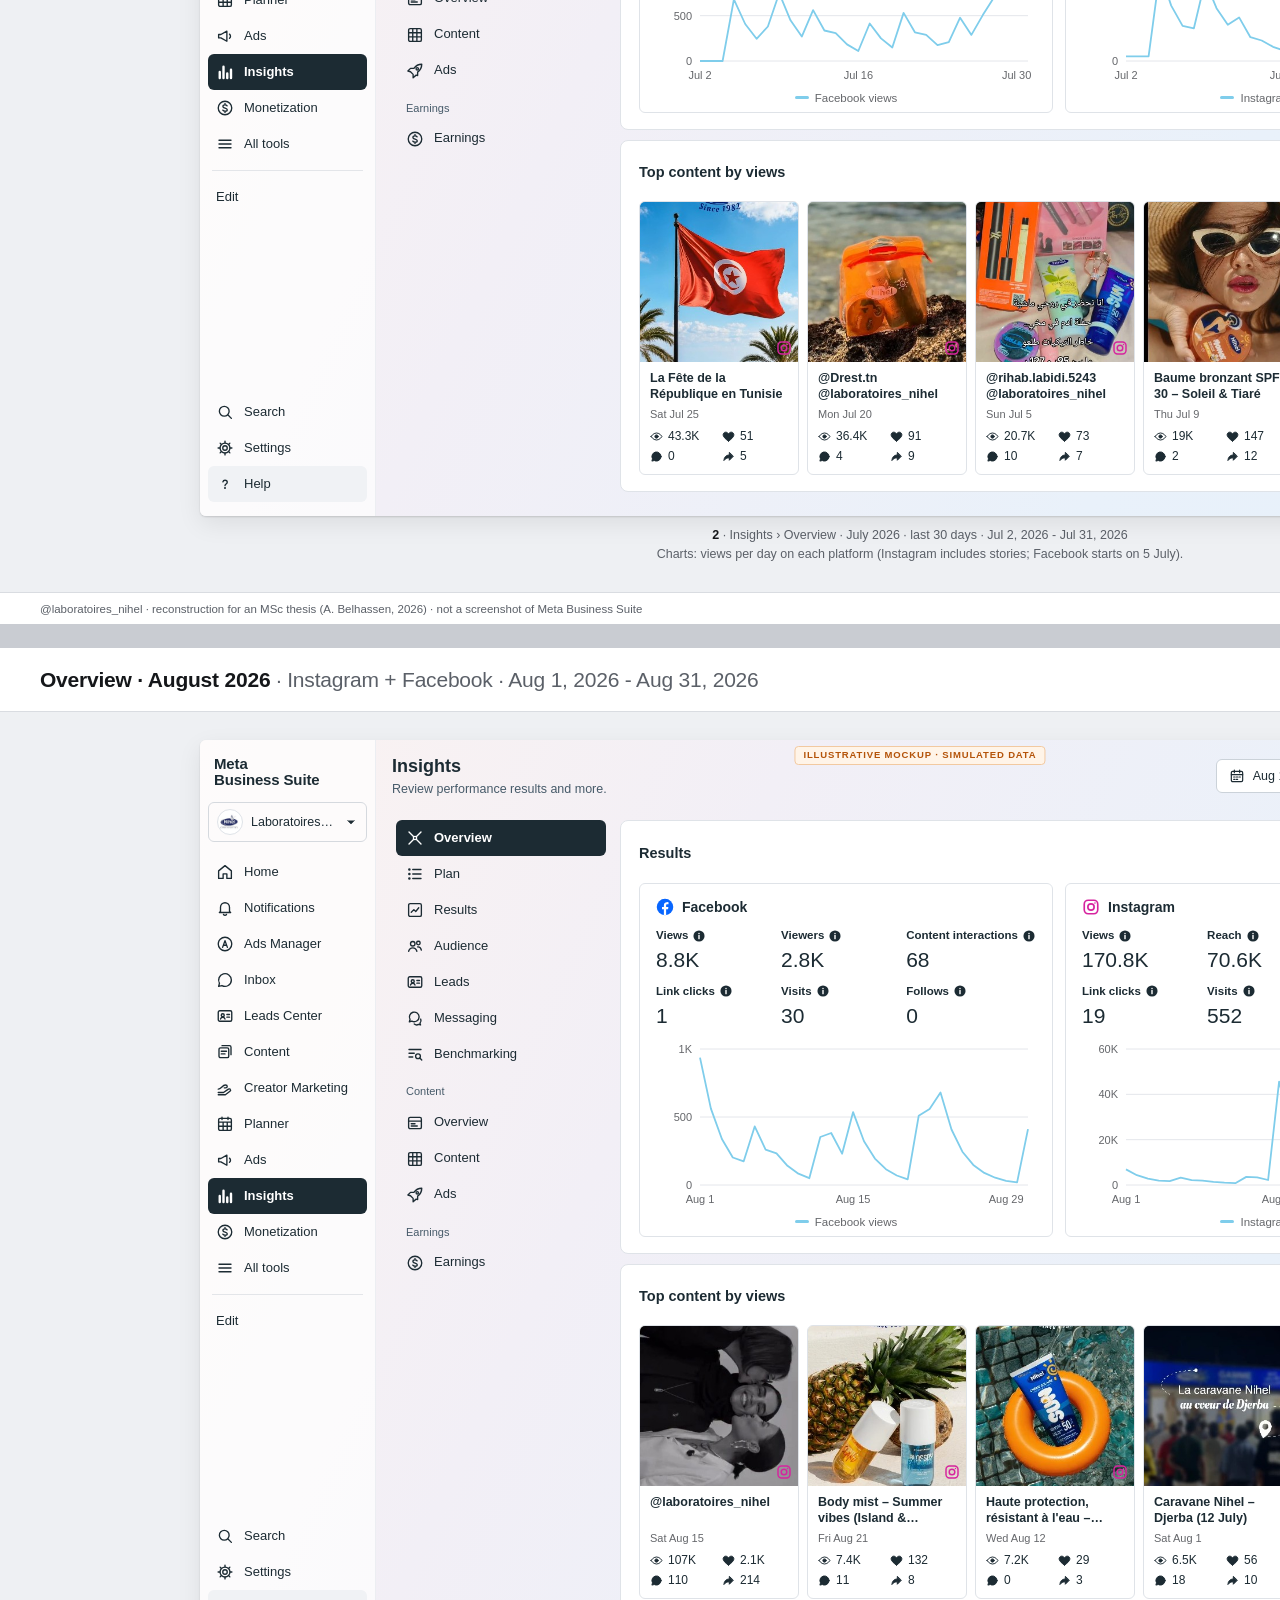
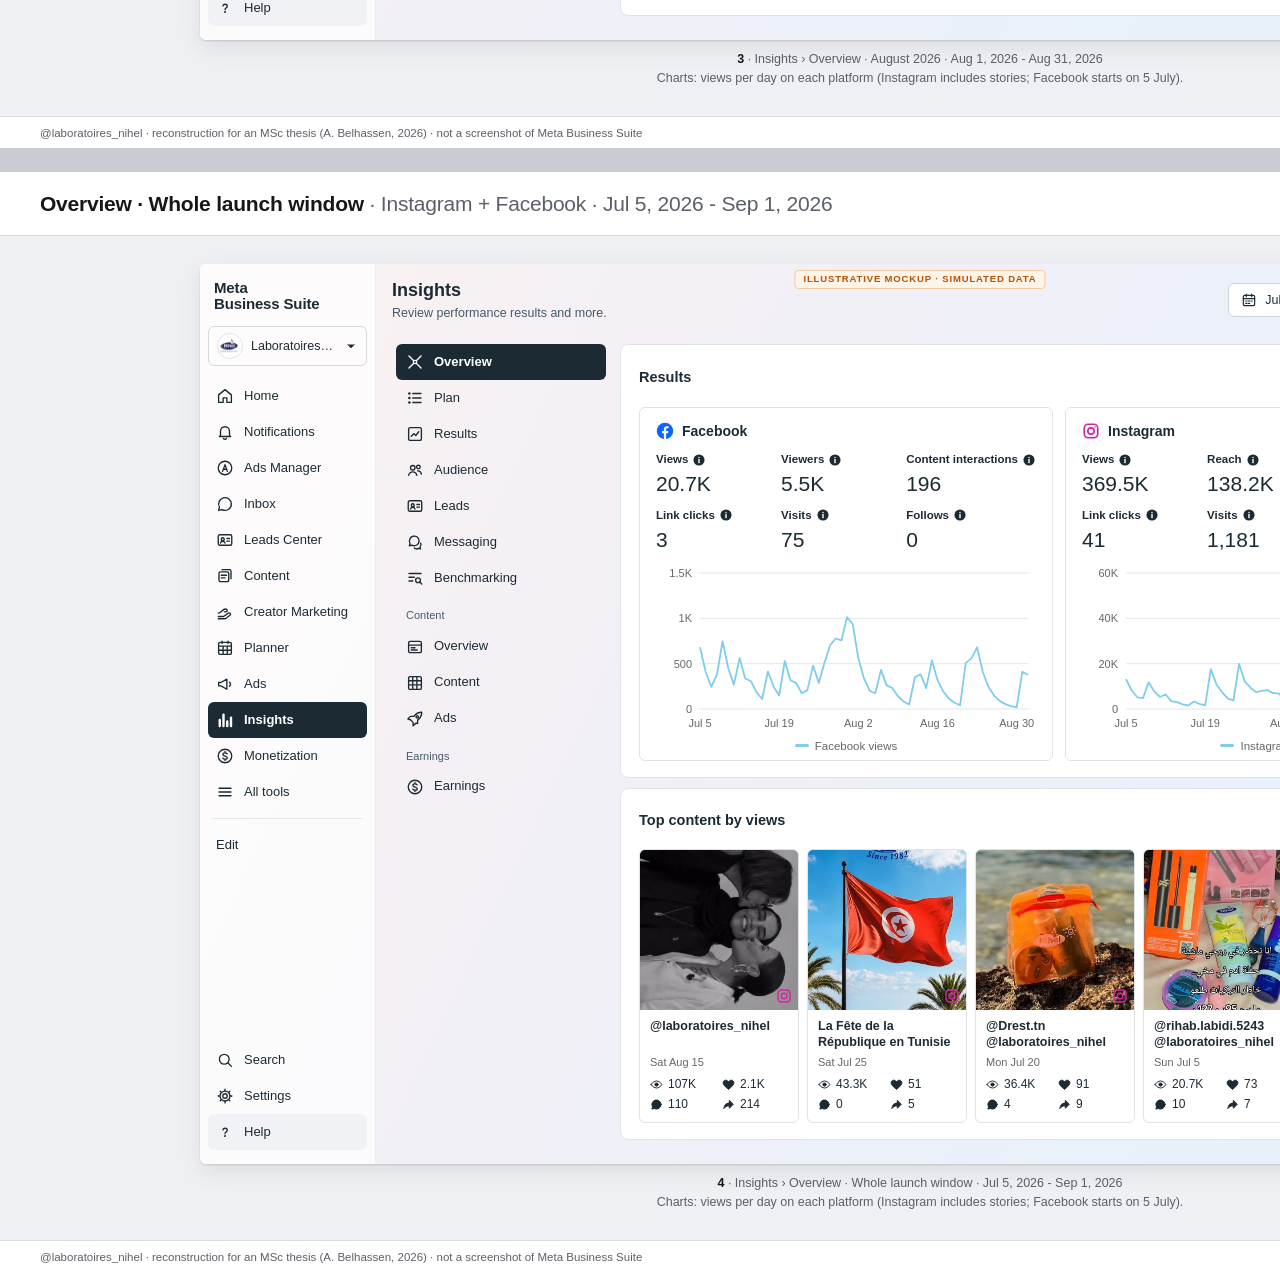
<file: src/overview.html>
<!doctype html>
<html lang="en">
<head>
<meta charset="utf-8">
<meta name="viewport" content="width=device-width, initial-scale=1">
<title>Nihel Business Suite Overview</title>
<link rel="stylesheet" href="styles.css">
<link rel="stylesheet" href="business.css">
</head>
<body>
<script>window.PLATFORM = "overview";</script>
<script src="data.js"></script>
<script src="facebook_data.js"></script>
<script src="business.js"></script>
</body>
</html>
</file>
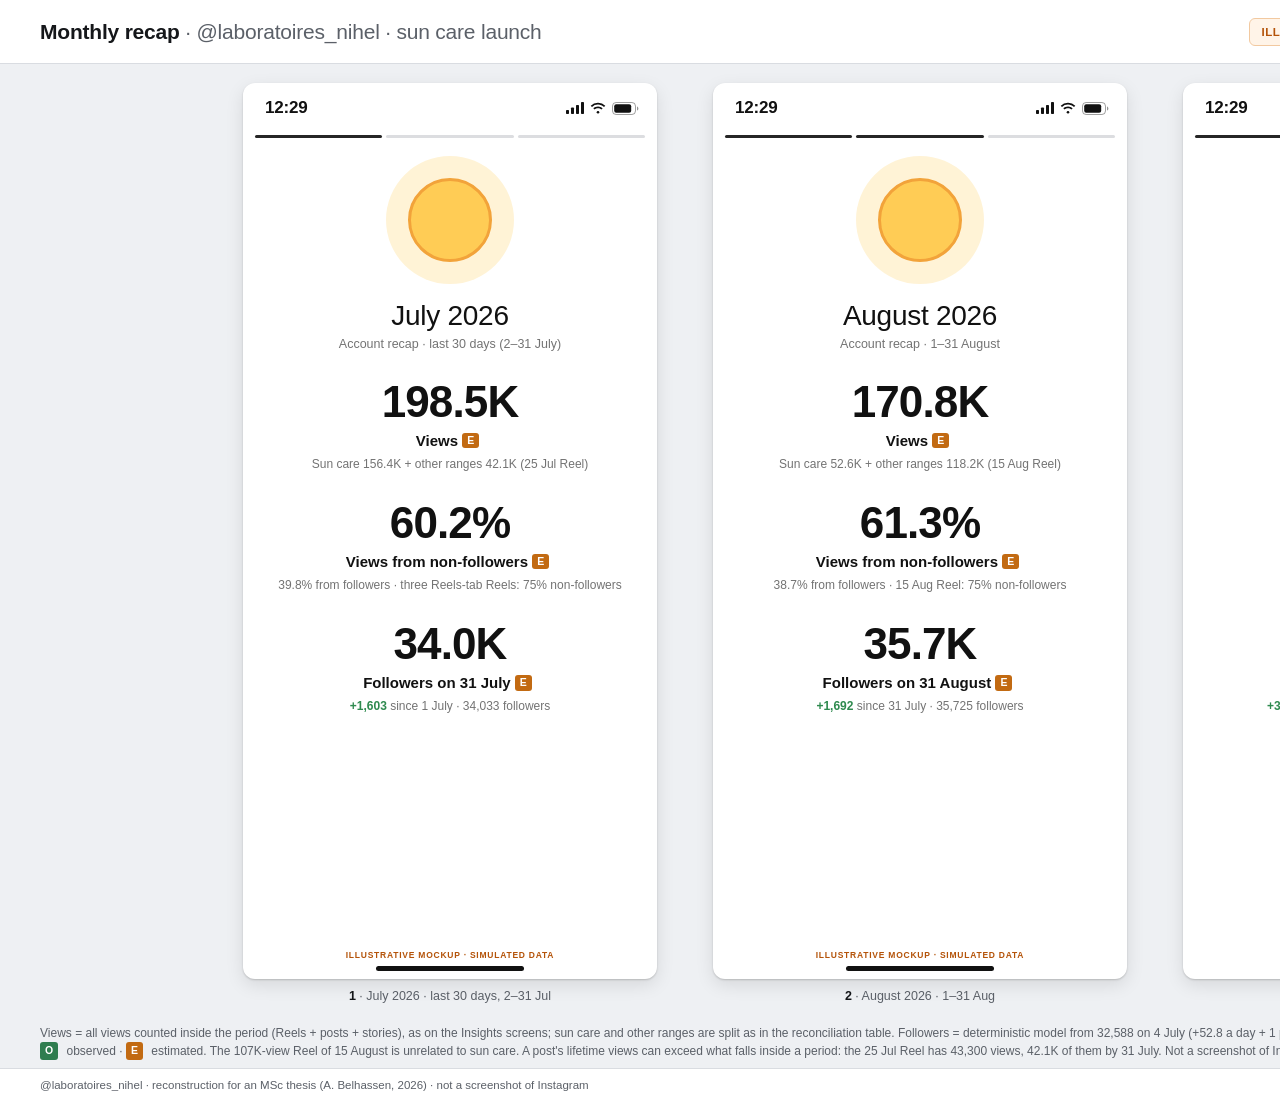
<file: src/recap.html>
<!doctype html>
<html lang="en">
<head>
<meta charset="utf-8">
<meta name="viewport" content="width=device-width, initial-scale=1">
<title>Nihel Sun Monthly Recap</title>
<link rel="stylesheet" href="styles.css">
</head>
<body>
<script src="data.js"></script>
<script src="recap.js"></script>
</body>
</html>
</file>
<file: src/styles.css>
/* Page frame: 1840 x 1100 px per sheet. Phone screens: 414 x 896 px, the
   size of the reference iPhone screenshots (exported at 2x = 828 x 1792). */
:root {
  --page-bg: #eef0f3;
  --page-ink: #15171a;
  --page-muted: #5b6068;
  --page-line: #d9dce1;
  --sim: #b45309;
  --sim-bg: #fff4e8;
  --sim-line: #f2c9a0;

  /* Instagram dark mode, sampled from the reference screenshots */
  --ig-bg: #0d1015;
  --ig-card: #26292e;
  --ig-chip: #2c2f36;
  --ig-chip-line: #3a3d44;
  --ig-track: #26292e;
  --ig-band: #1e2126;
  --ig-line: #22252b;
  --ig-text: #f5f5f5;
  --ig-text-2: #a8abb3;
  --ig-text-3: #7c8089;
  --ig-magenta: #d838cf;
  --ig-pink: #ec95e6;
  --ig-blue: #6271ff;
  --ig-green: #4cc76e;
  --ig-sim: #e9a25f;
}

* { box-sizing: border-box; margin: 0; padding: 0; }
html, body { background: #c9ccd2; }
body {
  font-family: "Inter", -apple-system, BlinkMacSystemFont, "SF Pro Text", "Helvetica Neue", Arial, sans-serif;
  color: var(--page-ink);
  -webkit-font-smoothing: antialiased;
  font-feature-settings: "cv11" 1;
}
@page { size: 1840px 1100px; margin: 0; }

.page {
  width: 1840px; height: 1100px; background: var(--page-bg);
  position: relative; overflow: hidden; margin: 0 auto 24px;
  break-after: page; page-break-after: always;
}
.page:last-child { break-after: auto; page-break-after: auto; margin-bottom: 0; }
@media print { html, body { background: none; } .page { margin: 0; } }

.page-head {
  height: 64px; background: #fff; border-bottom: 1px solid var(--page-line);
  display: flex; align-items: center; justify-content: space-between; padding: 0 40px;
}
.page-head h1 { font-size: 21px; font-weight: 700; letter-spacing: -0.01em; }
.page-head h1 span { font-weight: 400; color: var(--page-muted); }
.sim-badge {
  font-size: 11.5px; font-weight: 700; letter-spacing: 0.04em; text-transform: uppercase;
  color: var(--sim); background: var(--sim-bg); border: 1px solid var(--sim-line);
  padding: 7px 12px; border-radius: 6px;
}
.page-foot {
  position: absolute; left: 0; right: 0; bottom: 0; height: 32px; background: #fff;
  border-top: 1px solid var(--page-line); display: flex; align-items: center;
  justify-content: space-between; padding: 0 40px; font-size: 11.5px; color: var(--page-muted);
}

/* Screen pages */
.screens { position: absolute; top: 64px; bottom: 32px; left: 0; right: 0; display: flex; justify-content: center; align-items: center; gap: 28px; }
.shot { display: flex; flex-direction: column; align-items: center; gap: 10px; }
.shot figcaption { font-size: 12.5px; color: var(--page-muted); }
.shot figcaption b { color: var(--page-ink); font-weight: 600; }

/* Phone screen: 414 x 896 px, measured on the reference iPhone screenshots
   (Insights Content and Overview tabs, 414 x 896). */
.phone {
  width: 414px; height: 896px; background: var(--ig-bg); color: var(--ig-text);
  position: relative; overflow: hidden; border-radius: 12px;
  box-shadow: 0 1px 2px rgba(0,0,0,.18), 0 6px 18px rgba(0,0,0,.10);
  font-size: 14.5px; line-height: 1.25;
}
.phone svg { display: block; }
.ph-top { position: absolute; top: 0; left: 0; right: 0; height: 135px; background: var(--ig-bg); z-index: 2; }
.status { height: 50px; display: flex; align-items: center; justify-content: space-between; padding: 0 20px 0 22px; }
.status .time { font-size: 17px; font-weight: 600; letter-spacing: -0.01em; display: flex; align-items: center; gap: 6px; }
.status .sys { display: flex; align-items: center; gap: 6px; }
.nav { height: 40px; position: relative; display: flex; align-items: center; justify-content: center; }
.nav .title { font-size: 17.5px; font-weight: 800; }
.nav .back { position: absolute; left: 13px; top: 7px; }
.nav .acts { position: absolute; right: 20px; top: 7px; display: flex; gap: 31px; align-items: center; }
.tabs { height: 45px; display: flex; border-bottom: 1px solid var(--ig-line); }
.tabs div { flex: 1; text-align: center; font-size: 15px; font-weight: 700; color: var(--ig-text-2); position: relative; padding-top: 12px; }
.tabs div.on { color: var(--ig-text); }
.tabs div.on::after { content: ""; position: absolute; left: 50%; bottom: -1px; width: 98px; margin-left: -49px; height: 2px; background: var(--ig-text); }
/* the simulation label sits in the home-indicator strip so it does not move any element */
.simline { position: absolute; left: 0; right: 0; bottom: 18px; z-index: 4; text-align: center; font-size: 8.5px; font-weight: 600; letter-spacing: 0.09em; color: var(--ig-sim); text-transform: uppercase; }

.viewport { position: absolute; top: 135px; left: 0; right: 0; bottom: 0; overflow: hidden; }
.scroll { position: absolute; left: 0; right: 0; top: 0; padding: 0 17px 70px; }
.home { position: absolute; bottom: 8px; left: 50%; width: 148px; margin-left: -74px; height: 5px; border-radius: 3px; background: #f5f5f5; z-index: 3; }
.home-fade { position: absolute; bottom: 0; left: 0; right: 0; height: 34px; background: var(--ig-bg); z-index: 2; }

.row { display: flex; align-items: center; justify-content: space-between; }
.h-big { font-size: 21px; font-weight: 800; letter-spacing: -0.01em; line-height: 24px; }
.h-sec { font-size: 17.5px; font-weight: 800; display: flex; align-items: center; gap: 8px; line-height: 22px; }
.picker { font-size: 17px; font-weight: 700; color: var(--ig-text-2); display: flex; align-items: center; gap: 5px; }
.dd { display: inline-flex; align-items: center; gap: 5px; }

.cards { display: flex; gap: 13px; margin-top: 22px; width: 480px; }
.card { flex: 0 0 150px; height: 78px; background: var(--ig-card); border-radius: 11px; padding: 12px 16px 0; border: 2px solid transparent; white-space: nowrap; overflow: hidden; }
.card.on { border-color: #f0f0f0; }
.card .lbl { font-size: 13.5px; font-weight: 600; color: #b6b9c0; line-height: 17px; }
.card .val { font-size: 22px; font-weight: 800; margin-top: 9px; letter-spacing: -0.01em; line-height: 27px; }
.share-txt { margin-top: 17px; font-size: 14.5px; line-height: 17px; }
.share-txt b { font-weight: 800; }

.chart { margin: 59px -17px 0; }
.chart text { font-family: inherit; }
.band { height: 6px; background: var(--ig-band); margin: 16px -17px 0; }

.sec { margin-top: 38px; }
.band + .sec { margin-top: 40px; }
.sec-first { margin-top: 25px; }
.kv { margin-top: 18px; padding-bottom: 13px; border-bottom: 1px solid var(--ig-line); font-weight: 800; font-size: 15.5px; line-height: 19px; }
.legend { display: flex; gap: 24px; margin-top: 16px; font-size: 13.5px; line-height: 17px; color: var(--ig-text-2); }
.legend i { display: inline-block; width: 7px; height: 7px; border-radius: 50%; margin-right: 8px; vertical-align: 1px; }

.bars { margin-top: 0; }
.bar { margin-top: 11px; }
.bar .name { font-size: 15.5px; font-weight: 500; line-height: 19px; }
.bar .line { display: flex; align-items: center; gap: 10px; margin-top: 6px; height: 8px; }
.bar .track { flex: 1; height: 8px; border-radius: 4px; background: var(--ig-track); display: flex; overflow: hidden; }
.bar .seg { height: 100%; }
.bar .seg + .seg { margin-left: 2.5px; }
.bar .num { width: 42px; text-align: right; font-size: 16px; font-weight: 800; line-height: 8px; white-space: nowrap; }
.bars.pct .bar .num { width: 54px; }

.chips { display: flex; gap: 8px; margin-top: 21px; white-space: nowrap; width: 520px; }
.chip { height: 37px; border-radius: 19px; border: 1px solid var(--ig-chip-line); padding: 0 17px; display: inline-flex; align-items: center; gap: 6px; font-size: 13.5px; font-weight: 700; flex: 0 0 auto; }
.chip.on { background: var(--ig-chip); border-color: var(--ig-chip); }
.chips.days .chip { width: 44px; padding: 0; justify-content: center; }

.tiles { display: flex; gap: 7px; margin-top: 22px; }
.tile { flex: 0 0 93px; height: 124px; border-radius: 7px; overflow: hidden; position: relative; background: #222 center/cover no-repeat; border: 1px solid #2a2d33; }
.tile::after { content: ""; position: absolute; inset: 0; background: linear-gradient(to bottom, rgba(0,0,0,0) 62%, rgba(0,0,0,.55)); }
.tile .tv { position: absolute; left: 7px; bottom: 7px; z-index: 1; font-size: 12.5px; font-weight: 800; display: flex; align-items: center; gap: 4px; }
.tile .ti { position: absolute; right: 6px; top: 6px; z-index: 1; }
.link { color: var(--ig-blue); font-weight: 800; font-size: 16px; }

.prof { margin-top: 11px; }
.prof .it { display: flex; align-items: center; height: 72px; }
.prof .ic { width: 48px; height: 48px; border-radius: 50%; background: var(--ig-card); display: flex; align-items: center; justify-content: center; }
.prof .nm { flex: 1; margin-left: 12px; font-size: 14.5px; font-weight: 800; }
.prof .v { font-size: 15px; font-weight: 800; }

.list { margin-top: 10px; }
.li { display: flex; align-items: center; height: 72px; }
.li .th { flex: 0 0 42px; height: 55px; border-radius: 3px; background: #222 center/cover no-repeat; position: relative; }
.li .th svg { position: absolute; right: 2px; top: 2px; }
.li .tx { flex: 1; min-width: 0; margin-left: 13px; }
.li .cap { display: flex; font-size: 15px; font-weight: 500; line-height: 18px; white-space: nowrap; }
.li .cap .c { overflow: hidden; text-overflow: ellipsis; }
.li .cap .d { color: var(--ig-text-2); font-weight: 500; font-size: 13.5px; margin-left: 6px; flex: 0 0 auto; }
.li .mx { display: flex; gap: 12px; margin-top: 6px; font-size: 13.5px; line-height: 17px; color: #c4c6cc; }
.li .mx span { display: inline-flex; align-items: center; gap: 3px; }
.li .rv { text-align: right; margin-left: 10px; }
.li .rv b { display: block; font-size: 17.5px; font-weight: 800; line-height: 22px; }
.li .rv small { font-size: 14.5px; color: var(--ig-text-2); }

.fol-num { font-size: 31px; font-weight: 800; margin-top: 22px; letter-spacing: -0.01em; }
.fol-delta { font-size: 13px; color: var(--ig-text-2); margin-top: 3px; }
.fol-delta b { color: var(--ig-green); font-weight: 600; }
.subnote { font-size: 12px; color: var(--ig-text-2); margin-top: 3px; }
.act { display: flex; align-items: flex-end; gap: 4.4px; height: 205px; margin-top: 24px; }
.act div { flex: 1; background: var(--ig-magenta); border-radius: 5px; }
.act-lbl { display: flex; gap: 4.4px; margin-top: 9px; }
.act-lbl span { flex: 1; text-align: center; font-size: 15.5px; color: var(--ig-text-3); }
.most { margin-top: 29px; font-size: 14.5px; font-weight: 800; }
.most-row { margin-top: 11px; font-size: 14px; line-height: 20px; }
.most-row b { font-weight: 800; display: block; }

/* Report pages (cover, method) */
.sheet { position: absolute; top: 64px; bottom: 32px; left: 0; right: 0; padding: 30px 40px; display: grid; gap: 28px; }
.panel { background: #fff; border-radius: 12px; border: 1px solid var(--page-line); padding: 24px 26px; overflow: hidden; }
.panel h2 { font-size: 17px; font-weight: 700; margin-bottom: 14px; }
.panel h3 { font-size: 14px; font-weight: 700; margin: 18px 0 8px; }
.panel p { font-size: 13.5px; line-height: 1.5; color: #2b2e33; margin-bottom: 10px; }
.eyebrow { font-size: 12px; font-weight: 700; letter-spacing: 0.06em; text-transform: uppercase; color: var(--sim); }
.cover-title { font-size: 40px; line-height: 1.12; font-weight: 800; letter-spacing: -0.02em; margin: 12px 0 14px; }
.lede { font-size: 15px; line-height: 1.55; color: #33373d; max-width: 760px; }
.kpis { display: grid; grid-template-columns: repeat(4, 1fr); gap: 12px; margin-top: 24px; }
.kpi { background: #fff; border: 1px solid var(--page-line); border-radius: 10px; padding: 14px 16px; }
.kpi .l { font-size: 12px; color: var(--page-muted); }
.kpi .v { font-size: 25px; font-weight: 700; margin-top: 4px; letter-spacing: -0.01em; font-variant-numeric: tabular-nums; }
.tag { display: inline-block; font-size: 10.5px; font-weight: 700; color: #fff; border-radius: 3px; padding: 1px 5px; margin-right: 5px; vertical-align: 1px; }
.tag.o { background: #2f7d4f; }
.tag.e { background: #c26a12; }

table.t { width: 100%; border-collapse: collapse; font-size: 12.5px; font-variant-numeric: tabular-nums; }
table.t th { text-align: right; font-weight: 600; color: #fff; background: #1f2d3a; padding: 6px 8px; font-size: 11.5px; }
table.t th:first-child, table.t td:first-child { text-align: left; }
table.t td { text-align: right; padding: 5px 8px; border-bottom: 1px solid #e8eaee; }
table.t tr.sub td { color: var(--page-muted); font-size: 11.5px; padding-top: 3px; padding-bottom: 3px; }
table.t tr.sub td:first-child { padding-left: 20px; }
table.t tr.tot td { font-weight: 700; }
table.t tr.hl td { background: #fff8e1; }
table.t td.l { text-align: left; }
table.t.pubs td { padding-top: 1px; padding-bottom: 1px; }
table.t.compact td { padding-top: 3px; padding-bottom: 3px; font-size: 12px; }
table.t td.th-cell { padding: 1px 6px; }
table.t img { width: 14px; height: 18px; object-fit: cover; border-radius: 2px; display: block; }
.fine { font-size: 11.5px; color: var(--page-muted); line-height: 1.5; margin-top: 10px; }
ol.rules { padding-left: 0; list-style: none; counter-reset: r; }
ol.rules li { font-size: 12px; line-height: 1.42; margin-bottom: 6px; color: #2b2e33; }
ol.rules li b { color: var(--page-ink); }
.ok { color: #2f7d4f; font-weight: 700; }

/* Monthly recap cards (light story screens) */
.phone.recap { background: #fff; color: #111; text-align: center; }
.recap .status { padding: 0 18px 0 22px; }
.recap .progress { display: flex; gap: 4px; padding: 0 12px; margin-top: 2px; }
.recap .progress i { flex: 1; height: 2.5px; border-radius: 2px; background: #dcdde0; }
.recap .progress i.on { background: #262626; }
.recap .simline { color: var(--sim); margin-top: 6px; }
.recap .sun { width: 128px; height: 128px; border-radius: 50%; background: #fff3d6; margin: 18px auto 0; display: flex; align-items: center; justify-content: center; }
.recap .sun div { width: 84px; height: 84px; border-radius: 50%; background: #ffcc55; border: 3px solid #f2a33a; }
.rc-title { font-size: 28px; font-weight: 500; letter-spacing: -0.01em; margin-top: 14px; }
.rc-sub { font-size: 12.5px; color: #737373; margin-top: 4px; }
.rc-block { margin-top: 28px; padding: 0 28px; }
.rc-big { font-size: 44px; font-weight: 800; letter-spacing: -0.02em; line-height: 1; }
.rc-label { font-size: 15px; font-weight: 700; margin-top: 8px; }
.rc-note { font-size: 12px; color: #737373; margin-top: 5px; line-height: 1.45; }
.rc-note .up { color: #2f8a4f; font-weight: 700; }
.recap .tag { vertical-align: 2px; }
.recap .home { background: #111; }
.recap-note { position: absolute; left: 40px; right: 40px; bottom: 40px; font-size: 12px; line-height: 1.5; color: var(--page-muted); }

table.t.tight td { padding-top: 3.5px; padding-bottom: 3.5px; }
table.t.tight tr.sub td { padding-top: 1px; padding-bottom: 1px; }
.chart-note { position: absolute; left: 40px; right: 40px; bottom: 40px; font-size: 12.5px; line-height: 1.45; color: var(--page-muted); text-align: center; }
.chart-note b { color: var(--page-ink); }
</file>
<file: src/business.css>
/* Meta Business Suite desktop screens, 1440 x 900 px, light theme sampled from
   the reference screenshots (data.pdf). Page frame comes from styles.css. */
.bs-wrap { position: absolute; top: 64px; bottom: 32px; left: 0; right: 0; display: flex; flex-direction: column; align-items: center; justify-content: center; gap: 10px; }
.bs-scale { width: 1440px; height: 900px; }
.bs-scale > .bs { transform: none; }
.bs-cap { font-size: 12.5px; color: var(--page-muted); text-align: center; line-height: 1.5; max-width: 1440px; }
.bs-cap b { color: var(--page-ink); font-weight: 600; }

.bs {
  --bs-ink: #1c2b33; --bs-ink-2: #465a69; --bs-muted: #65676b; --bs-line: #e4e6eb; --bs-card-line: #dfe3e8;
  --bs-blue: #0866ff; --bs-btn: #0a66c2; --bs-bar: #3d92c9; --bs-bar-2: #a0d9f7; --bs-teal: #007a82;
  --bs-line-dark: #1b6f8f; --bs-line-light: #7fcdeb; --bs-sel: #1c2b33; --bs-ig: #d6249f;
  width: 1440px; height: 900px; position: relative; overflow: hidden;
  background: linear-gradient(115deg, #fbf3f1 0%, #f2eff6 32%, #e9f1fa 70%, #e6f0fa 100%);
  color: var(--bs-ink); font-size: 13px; line-height: 1.3; border-radius: 6px;
  box-shadow: 0 1px 2px rgba(0,0,0,.14), 0 8px 24px rgba(0,0,0,.08);
}
.bs svg { display: block; flex: 0 0 auto; }
.bs .sim { position: absolute; left: 50%; top: 6px; transform: translateX(-50%); z-index: 5; font-size: 9.5px; font-weight: 700; letter-spacing: .09em; text-transform: uppercase; color: var(--sim); background: var(--sim-bg); border: 1px solid var(--sim-line); border-radius: 4px; padding: 2px 8px; }

/* left navigation */
.bs-nav { position: absolute; left: 0; top: 0; bottom: 0; width: 176px; background: rgba(255,255,255,.72); border-right: 1px solid #eceef2; padding: 14px 8px; display: flex; flex-direction: column; }
.bs-brand { font-size: 15px; font-weight: 600; line-height: 1.05; letter-spacing: -0.01em; padding: 2px 6px 0; height: 46px; }
.bs-acct { display: flex; align-items: center; gap: 8px; border: 1px solid #d5d9de; border-radius: 6px; padding: 6px 8px; margin: 2px 0 12px; font-size: 12.5px; }
.bs-acct .av { width: 26px; height: 26px; border-radius: 50%; background: #0d3b6e; color: #fff; font-weight: 700; font-size: 12px; display: flex; align-items: center; justify-content: center; }
.bs-acct .nm { flex: 1; white-space: nowrap; overflow: hidden; text-overflow: ellipsis; }
.bs-item { display: flex; align-items: center; gap: 10px; height: 36px; padding: 0 8px; border-radius: 6px; font-size: 13px; color: var(--bs-ink); white-space: nowrap; }
.bs-item.on { background: var(--bs-sel); color: #fff; font-weight: 600; }
.bs-nav .sp { flex: 1; }
.bs-nav hr { border: 0; border-top: 1px solid #e3e5e9; margin: 8px 4px; }
.bs-item.help { background: #f0f2f5; }

/* insights sub navigation + header */
.bs-head { position: absolute; left: 192px; right: 156px; top: 0; height: 72px; display: flex; align-items: center; justify-content: space-between; }
.bs-head h1 { font-size: 18px; font-weight: 600; }
.bs-head p { font-size: 12.5px; color: var(--bs-ink-2); margin-top: 2px; }
.bs-ctrls { display: flex; align-items: center; gap: 10px; }
.bs-sel { height: 34px; border: 1px solid #cbd2d9; background: #fff; border-radius: 6px; padding: 0 12px; display: flex; align-items: center; gap: 8px; font-size: 12.5px; font-weight: 500; }
.bs-sel.ghost { background: rgba(255,255,255,.6); color: var(--bs-ink-2); }
.bs-avatar { width: 34px; height: 34px; border-radius: 50%; background: #0d3b6e; color: #fff; font-weight: 700; display: flex; align-items: center; justify-content: center; position: relative; }
.bs-avatar i { position: absolute; right: -3px; bottom: -3px; width: 15px; height: 15px; border-radius: 50%; background: #fff; display: flex; align-items: center; justify-content: center; }
.bs-sub { position: absolute; left: 196px; top: 80px; width: 210px; }
.bs-sub .bs-item { height: 36px; font-size: 13px; padding: 0 10px; }
.bs-sub .grp { font-size: 11px; color: var(--bs-ink-2); padding: 12px 10px 6px; }

/* main column */
.bs-main { position: absolute; left: 420px; width: 864px; top: 80px; bottom: 0; overflow: hidden; }
.bs-scroll { position: absolute; left: 0; right: 0; top: 0; padding-bottom: 40px; }
.bcard { background: #fff; border-radius: 8px; border: 1px solid var(--bs-card-line); padding: 16px 18px; margin-bottom: 10px; }
.bcard-h { display: flex; align-items: center; justify-content: space-between; }
.bcard-h h2, .bcard-h h3 { font-size: 14.5px; font-weight: 600; display: flex; align-items: center; gap: 7px; }
.bcard-h h3 { font-size: 13.5px; }
.btn { height: 32px; border: 1px solid #cbd2d9; border-radius: 6px; padding: 0 12px; display: inline-flex; align-items: center; gap: 7px; font-size: 12.5px; font-weight: 500; background: #fff; white-space: nowrap; }
.btn.primary { background: var(--bs-btn); border-color: var(--bs-btn); color: #fff; font-weight: 600; }
.btns { display: flex; gap: 8px; }
.info { display: inline-flex; }

.tabs-bs { display: flex; gap: 6px; margin-top: 14px; }
.tabs-bs span { padding: 7px 12px; border-radius: 6px; font-size: 12.5px; font-weight: 500; color: var(--bs-ink); }
.tabs-bs span.on { background: #e7f3ff; color: var(--bs-btn); font-weight: 600; }

.tiles-bs { display: flex; gap: 10px; margin-top: 14px; }
.tile-bs { padding: 10px 12px; border-radius: 6px; border: 1.5px solid transparent; min-width: 150px; }
.tile-bs.on { border-color: #8db9f3; background: #fbfdff; }
.tile-bs .l { font-size: 12px; font-weight: 600; display: flex; align-items: center; gap: 5px; }
.tile-bs .v { font-size: 27px; font-weight: 400; margin-top: 4px; letter-spacing: -0.01em; }

.ov-grid { display: grid; grid-template-columns: 1fr 190px; gap: 22px; margin-top: 12px; }
.bd { border-left: 1px solid var(--bs-line); padding-left: 20px; }
.bd h4 { font-size: 13px; font-weight: 600; }
.bd .s { font-size: 11px; color: var(--bs-muted); margin-top: 2px; }
.bd .k { font-size: 12.5px; font-weight: 600; margin-top: 14px; }
.bd .n { font-size: 17px; font-weight: 600; margin-top: 3px; font-variant-numeric: tabular-nums; }
.bd hr { border: 0; border-top: 1px solid var(--bs-line); margin: 14px 0 0; }

.legend-bs { display: flex; justify-content: center; gap: 18px; font-size: 11.5px; color: var(--bs-muted); margin-top: 4px; }
.legend-bs i { display: inline-block; width: 14px; height: 3px; border-radius: 2px; vertical-align: 3px; margin-right: 6px; }

.sec-h { display: flex; align-items: center; justify-content: space-between; margin: 16px 0 12px; }
.sec-h h2 { font-size: 14.5px; font-weight: 600; display: flex; align-items: center; gap: 7px; }
.posts { display: flex; gap: 8px; position: relative; }
.pc { flex: 0 0 160px; border: 1px solid var(--bs-card-line); border-radius: 6px; overflow: hidden; background: #fff; }
.pc .im { height: 160px; background: #ddd center/cover no-repeat; position: relative; }
.pc .im svg { position: absolute; right: 6px; bottom: 6px; }
.pc .tx { padding: 8px 10px 10px; }
.pc .cap { font-size: 12.5px; font-weight: 600; line-height: 1.3; height: 33px; overflow: hidden; display: -webkit-box; -webkit-line-clamp: 2; -webkit-box-orient: vertical; }
.pc .dt { font-size: 11px; color: var(--bs-muted); margin-top: 4px; }
.pc .mx { display: grid; grid-template-columns: 1fr 1fr; gap: 4px 6px; margin-top: 8px; font-size: 12px; }
.pc .mx span { display: flex; align-items: center; gap: 5px; }
.next { position: absolute; right: -6px; top: 62px; width: 36px; height: 36px; border-radius: 50%; background: #fff; box-shadow: 0 1px 4px rgba(0,0,0,.25); display: flex; align-items: center; justify-content: center; }

.fmt-grid { display: grid; grid-template-columns: repeat(3, 1fr); gap: 10px; margin-top: 14px; }
.fmt { border: 1px solid var(--bs-card-line); border-radius: 6px; padding: 14px 14px 16px; }
.fmt h4 { font-size: 13px; font-weight: 600; display: flex; align-items: center; gap: 5px; }
.fmt .s { font-size: 12px; color: var(--bs-ink-2); margin-top: 4px; }
.hbar { margin-top: 10px; }
.hbar .nm { font-size: 12.5px; }
.hbar .ln { display: flex; align-items: center; gap: 8px; margin-top: 3px; }
.hbar .b { height: 10px; background: var(--bs-bar); min-width: 2px; }
.hbar .v { font-size: 12.5px; font-variant-numeric: tabular-nums; }
.hbar.teal .b { background: var(--bs-teal); height: 9px; }

.banner { display: flex; align-items: center; gap: 16px; padding: 12px 18px; }
.banner p { flex: 1; font-size: 12.5px; }
.res-grid { display: grid; grid-template-columns: 1fr 1fr; gap: 10px; }
.res { height: 300px; margin-bottom: 0; display: flex; flex-direction: column; }
.res .big { font-size: 27px; margin-top: 10px; letter-spacing: -0.01em; }
.res .ph { flex: 1; display: flex; align-items: center; justify-content: center; }

.tbl-tools { display: flex; gap: 8px; margin-top: 14px; align-items: center; }
.tbl-tools .btn { color: var(--bs-ink-2); }
.tbl-tools .search { width: 200px; justify-content: flex-start; }
.tbl-tools .clear { color: var(--bs-btn); font-weight: 600; font-size: 12.5px; padding: 0 6px; }
table.bt { width: 100%; border-collapse: collapse; margin-top: 12px; font-size: 12.5px; font-variant-numeric: tabular-nums; }
table.bt th { text-align: left; font-weight: 600; font-size: 12px; padding: 10px 8px; border-bottom: 1px solid var(--bs-line); white-space: nowrap; }
table.bt td { padding: 0 8px; height: 58px; border-bottom: 1px solid var(--bs-line); white-space: nowrap; }
table.bt th.r, table.bt td.r { text-align: right; }
.trow { display: flex; align-items: center; gap: 10px; }
.trow .th { width: 40px; height: 40px; border-radius: 4px; background: #ddd center/cover no-repeat; position: relative; flex: 0 0 auto; }
.trow .th svg { position: absolute; right: -4px; bottom: -4px; background: #fff; border-radius: 4px; }
.trow .tt { width: 200px; }
.trow .tt b { display: block; font-weight: 500; overflow: hidden; text-overflow: ellipsis; }
.trow .tt small { display: flex; align-items: center; gap: 5px; font-size: 11.5px; color: var(--bs-muted); margin-top: 3px; }
.split { display: inline-flex; }
.split .btn:first-child { border-radius: 6px 0 0 6px; }
.split .btn + .btn { border-radius: 0 6px 6px 0; border-left: 0; padding: 0 8px; }

.pd-head { display: flex; align-items: center; gap: 10px; padding: 10px 14px; }
.pd-head .th { width: 36px; height: 36px; border-radius: 4px; background: #ddd center/cover no-repeat; }
.pd-head .t { flex: 1; min-width: 0; }
.pd-head .t b { display: block; font-size: 13px; }
.pd-head .t small { display: flex; align-items: center; gap: 5px; font-size: 11.5px; color: var(--bs-ink-2); margin-top: 2px; }
.pd-grid { display: grid; grid-template-columns: 1fr 300px; gap: 10px; }
.kpis-bs { display: flex; gap: 46px; margin-top: 12px; }
.kpis-bs .l { font-size: 12px; font-weight: 600; display: flex; align-items: center; gap: 5px; }
.kpis-bs .v { font-size: 25px; margin-top: 4px; }
.kpis-bs.sm .v { font-size: 20px; }
.preview { border: 1px solid var(--bs-line); border-radius: 6px; margin-top: 12px; padding-bottom: 10px; }
.preview .who { display: flex; align-items: center; gap: 8px; padding: 9px 10px; font-size: 12px; font-weight: 600; }
.preview .who .av { width: 24px; height: 24px; border-radius: 50%; background: #0d3b6e; color: #fff; font-size: 11px; display: flex; align-items: center; justify-content: center; }
.preview .img { height: 330px; background: #ddd center/cover no-repeat; }
.preview .acts { display: flex; gap: 12px; padding: 10px 10px 4px; }
.preview .acts .sp { flex: 1; }
.preview .likes { font-size: 12px; font-weight: 600; padding: 2px 10px; }
.preview .pcap { font-size: 12px; padding: 2px 10px; color: var(--bs-ink); }

.aud-tabs { display: flex; gap: 6px; margin-top: 12px; }
.aud-tabs span { padding: 8px 12px; border-radius: 6px; font-size: 12.5px; }
.aud-tabs span.on { background: #e7f3ff; color: var(--bs-btn); font-weight: 600; }
.aud-big { font-size: 30px; margin-top: 4px; }
.loc-grid { display: grid; grid-template-columns: 1fr 1fr; gap: 32px; margin-top: 12px; }
.loc-grid h4 { font-size: 13px; font-weight: 600; }
.note-bs { font-size: 11.5px; color: var(--bs-muted); margin-top: 6px; }
.res .ph > div { margin-top: 14px; }

/* account picture: Laboratoires Nihel logo */
.bs .av.logo, .bs .bs-avatar.logo { background: #fff url(../assets/logo/nihel_avatar.png) center/cover no-repeat; color: transparent; border: 1px solid #dfe3e8; }
.bs-avatar.logo i:empty { display: none; }
.bs-avatar.logo i { background: #fff; }
/* Insights > Overview: one panel per platform */
.ov-grid2 { display: grid; grid-template-columns: 1fr 1fr; gap: 12px; margin-top: 14px; }
.ov-p { border: 1px solid var(--bs-card-line); border-radius: 6px; padding: 14px 16px 6px; }
.ov-p h4 { font-size: 14px; font-weight: 600; display: flex; align-items: center; gap: 8px; }
.ov-tiles { display: grid; grid-template-columns: repeat(3, 1fr); gap: 10px 12px; margin-top: 12px; }
.ov-t .l { font-size: 11.5px; font-weight: 600; display: flex; align-items: center; gap: 4px; white-space: nowrap; }
.ov-t .v { font-size: 21px; margin-top: 3px; }
.ov-ch { margin-top: 12px; }
</file>
